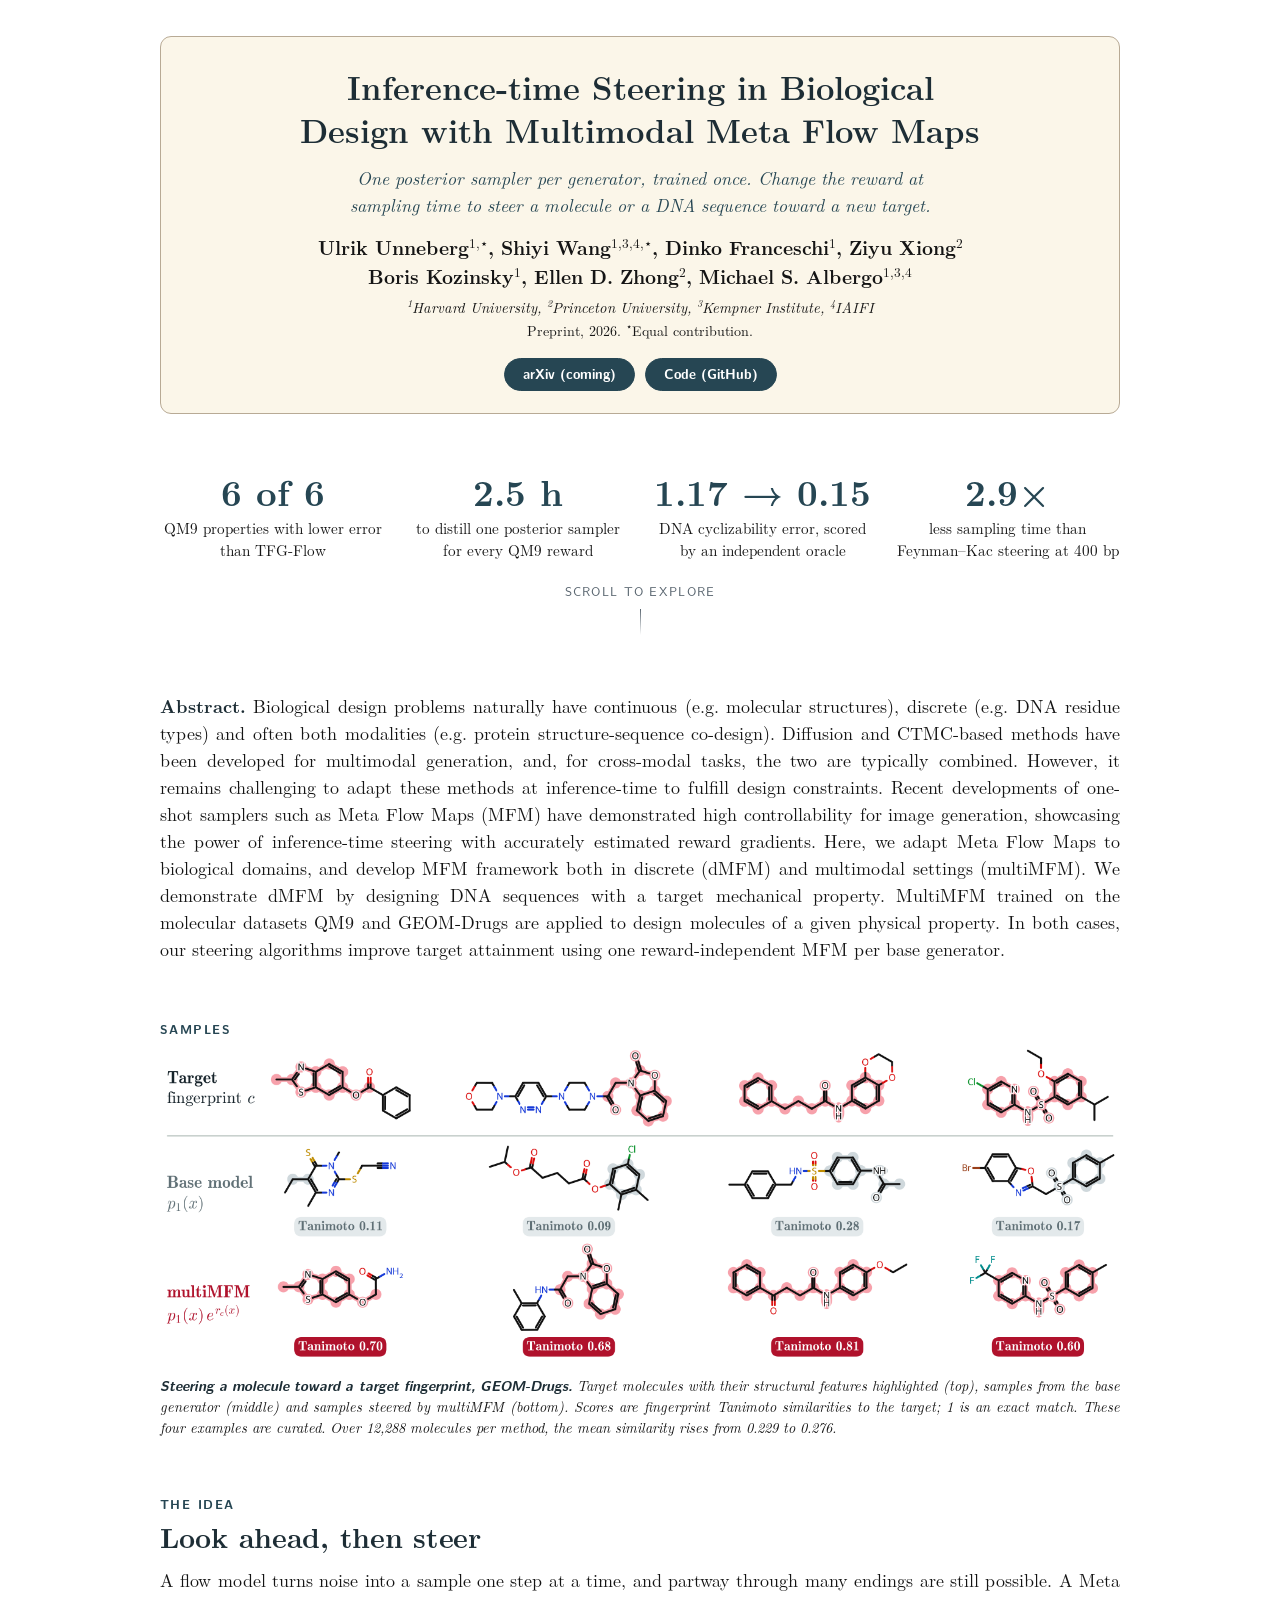
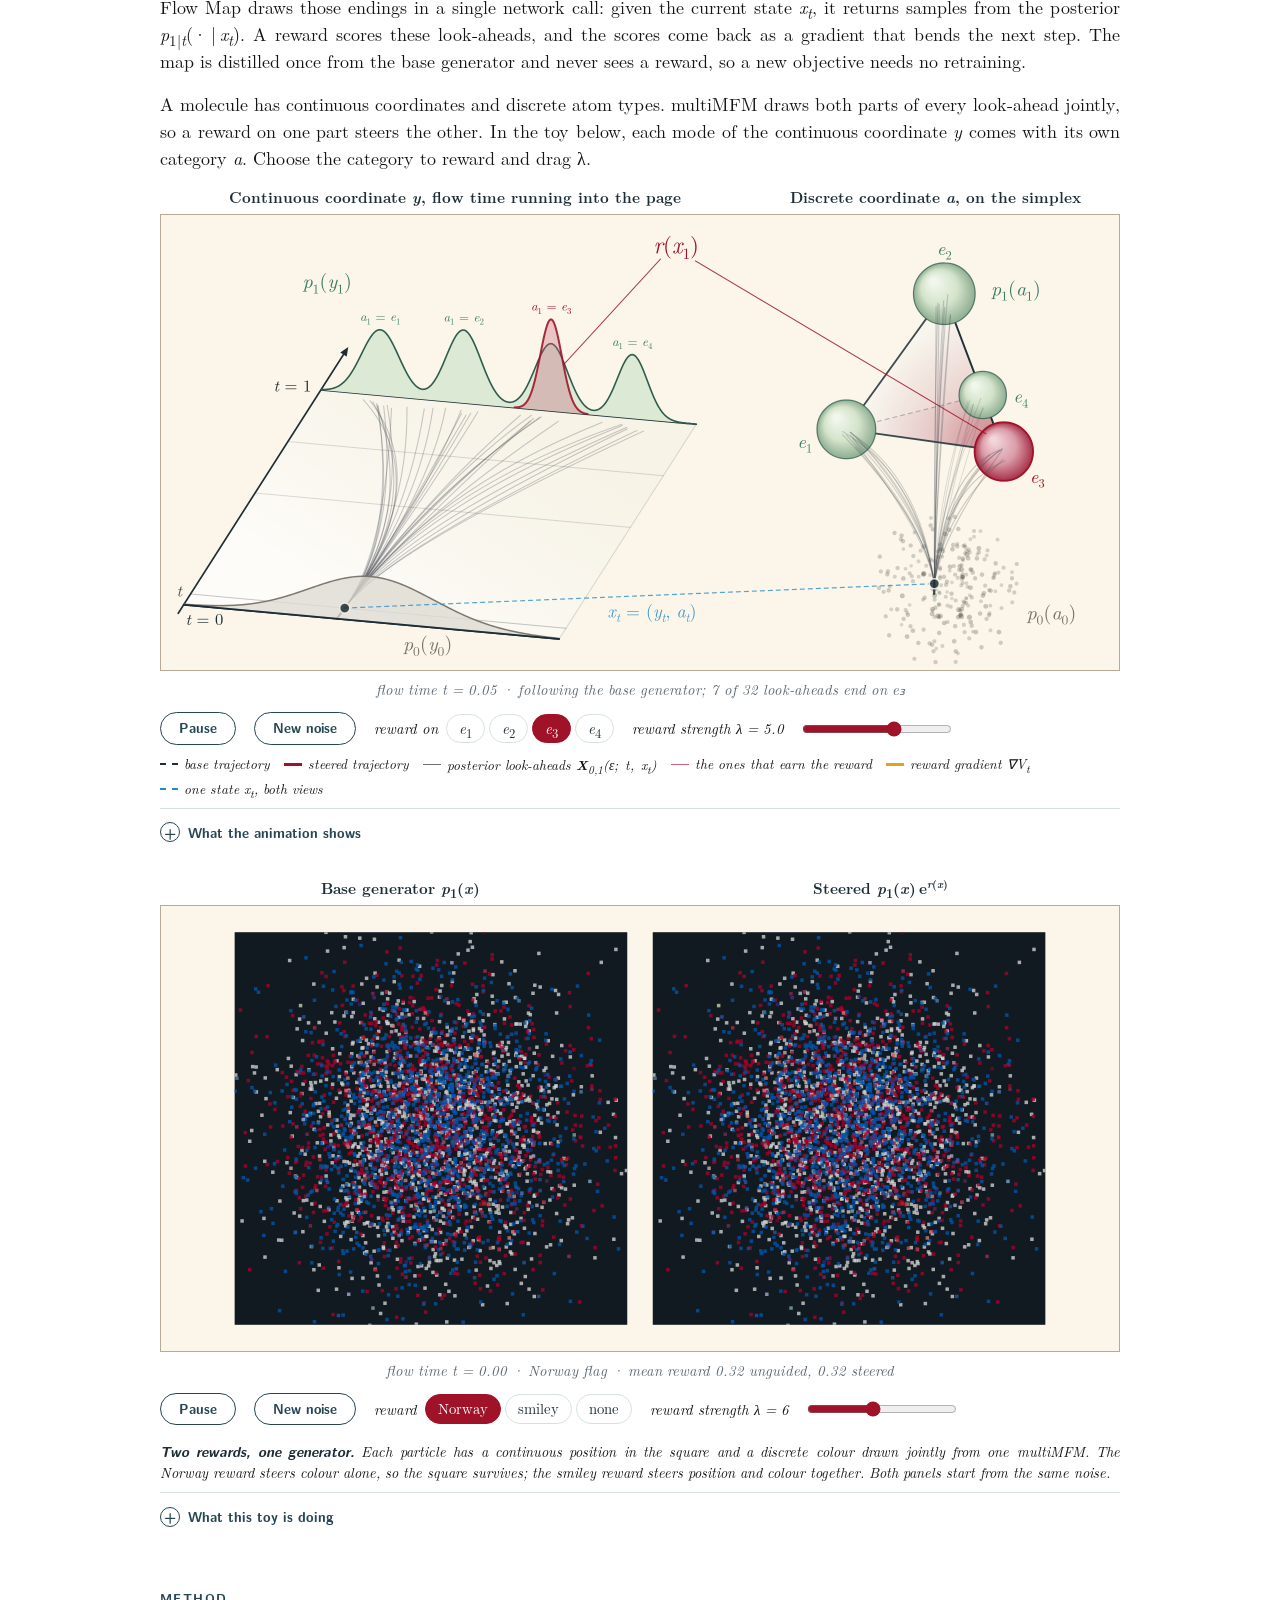
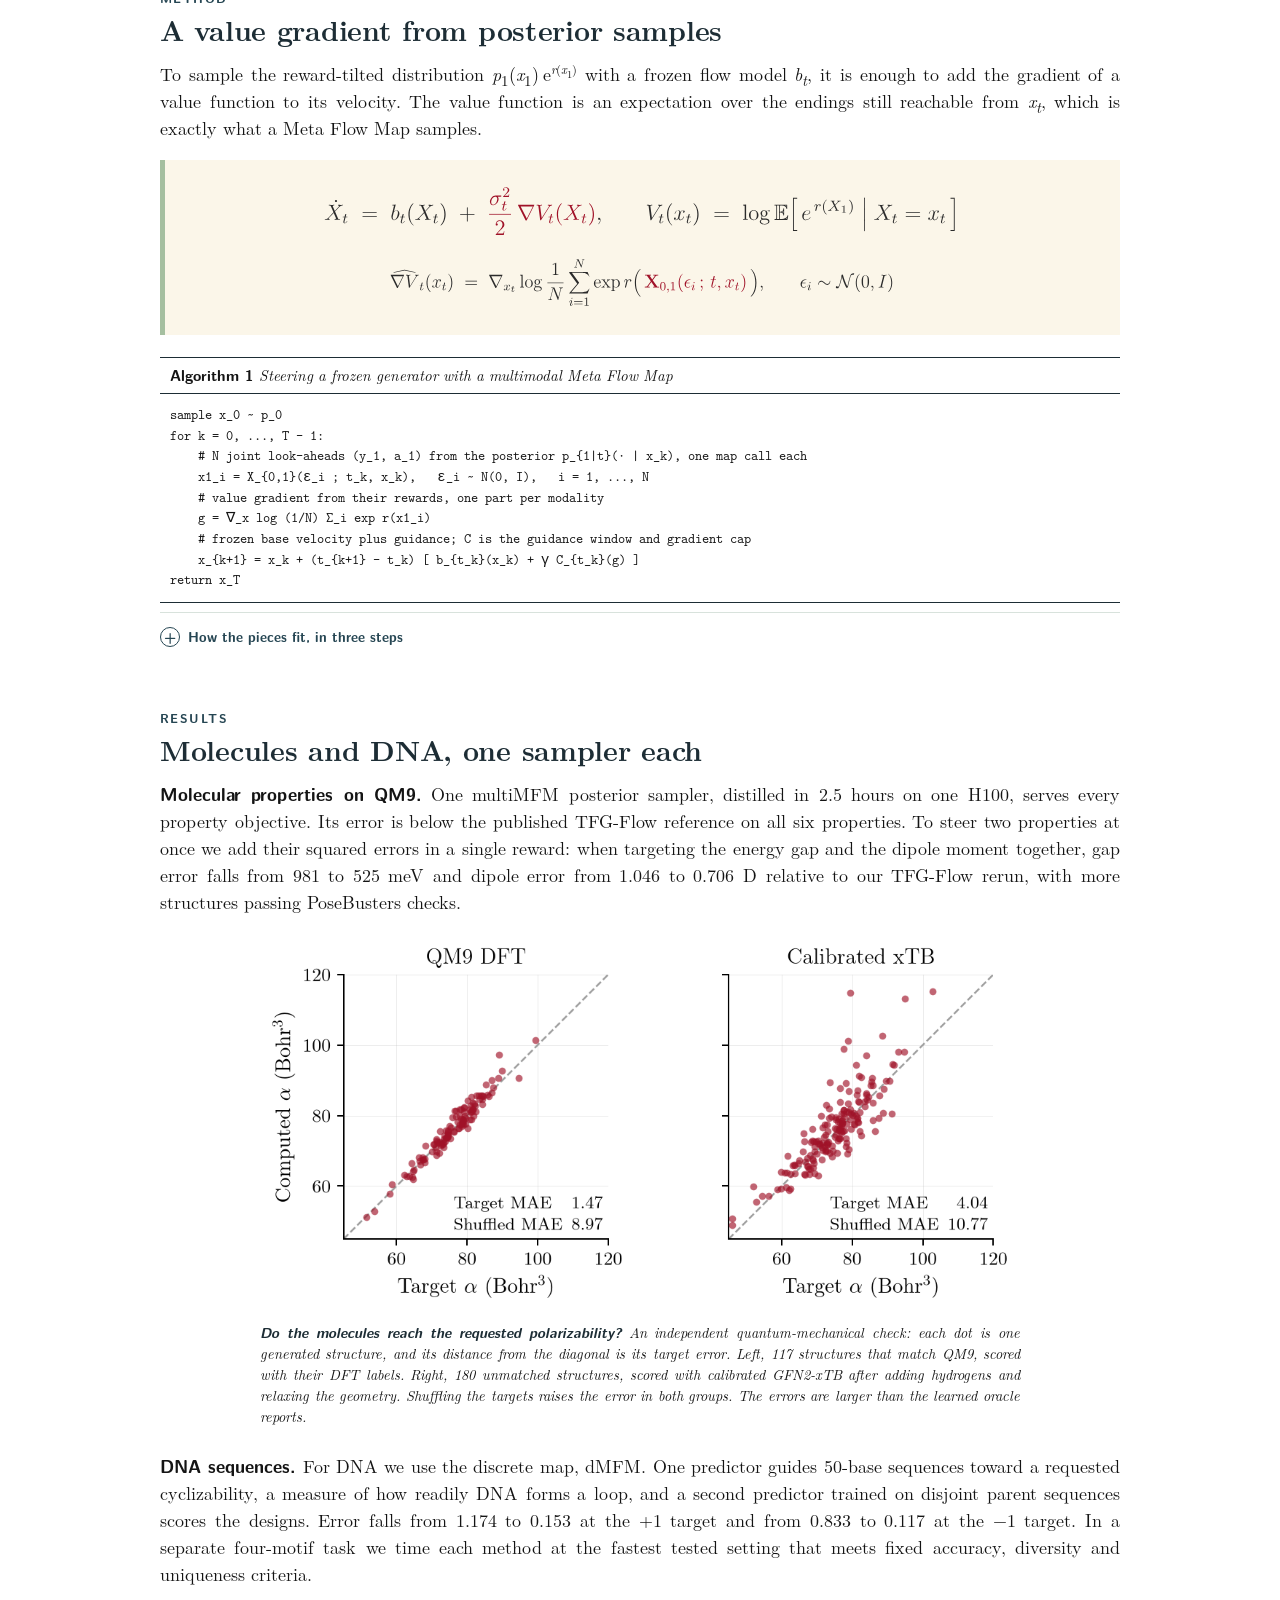
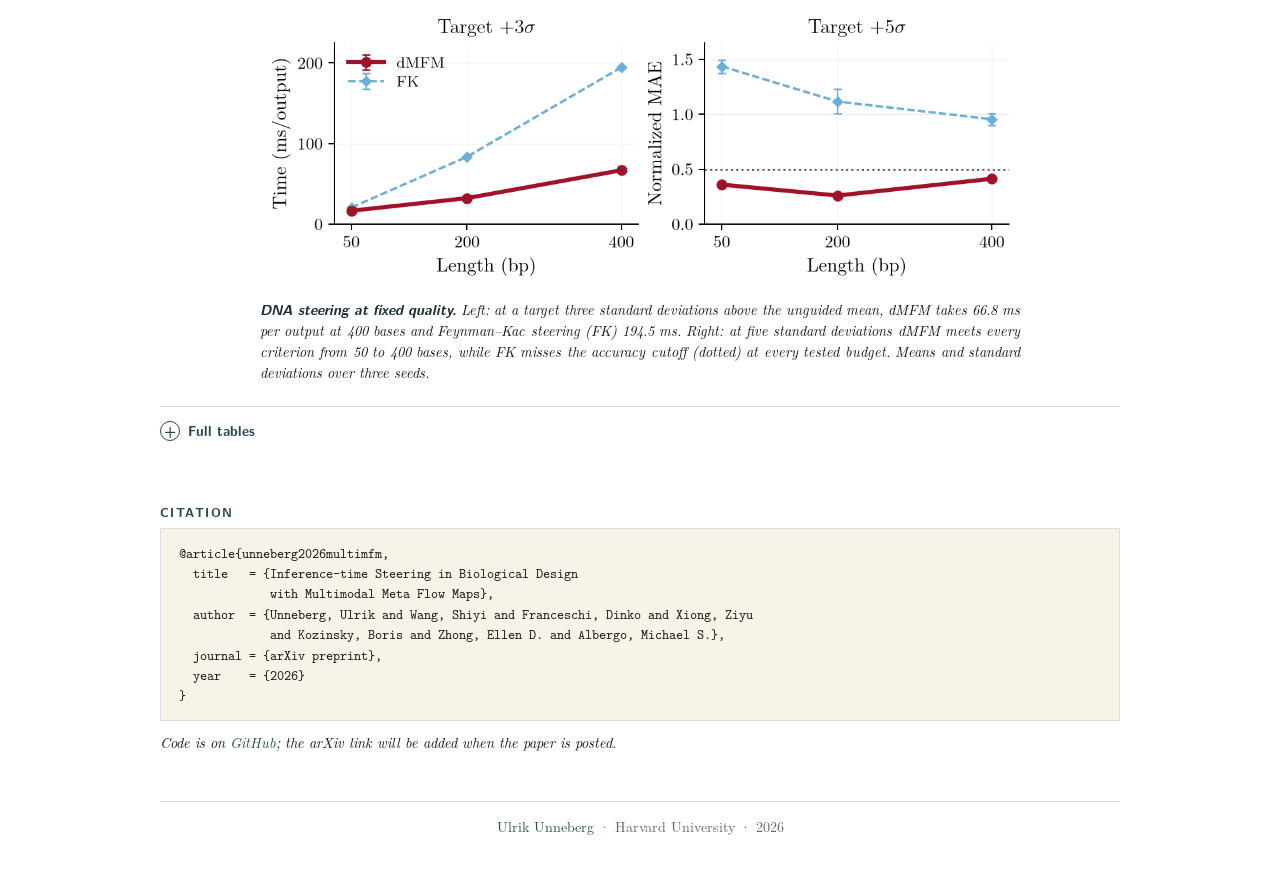
<file: projects/multimfm/index.html>
<!DOCTYPE html>
<html lang="en">
<head>
  <meta charset="UTF-8" />
  <meta name="viewport" content="width=device-width, initial-scale=1.0" />
  <title>Inference-time Steering in Biological Design with Multimodal Meta Flow Maps</title>
  <link rel="icon" href="/favicon.ico" sizes="32x32">
  <link rel="icon" href="/ulrik-unneberg-vv-logo-verdigris/favicon.svg" type="image/svg+xml">
  <link rel="apple-touch-icon" href="/ulrik-unneberg-vv-logo-verdigris/apple-touch-icon.png">
  <meta name="description" content="Project page for multimodal Meta Flow Maps (multiMFM): one reward-independent posterior sampler per generator steers molecular properties on QM9 and GEOM-Drugs and DNA cyclizability at inference time, with an animated version of the paper's steering figure." />
  <meta property="og:title" content="Inference-time Steering in Biological Design with Multimodal Meta Flow Maps" />
  <meta property="og:description" content="One posterior sampler per generator. Change the reward at sampling time to steer a molecule or a DNA sequence toward a new target." />
  <meta property="og:type" content="website" />
  <meta property="og:url" content="https://tullebulle.github.io/projects/multimfm/" />
  <meta property="og:image" content="https://tullebulle.github.io/images/multimfm.png" />
  <link rel="stylesheet" href="../sbm/css/style.css?v=7" />
  <link rel="stylesheet" href="css/style.css?v=5" />
  <link rel="preload" as="font" type="font/woff" href="../sbm/assets/fonts/lmroman10-regular.woff" crossorigin />
</head>
<body>
<div class="progress" id="progress" aria-hidden="true"></div>
<main class="page">

  <header class="titlebox">
    <h1>Inference-time Steering in Biological Design with Multimodal Meta Flow Maps</h1>
    <p class="tagline">One posterior sampler per generator, trained once. Change the reward at sampling time to steer a molecule or a DNA sequence toward a new target.</p>
    <p class="authors">
      <span class="row">Ulrik Unneberg<sup>1,&#8902;</sup>, Shiyi Wang<sup>1,3,4,&#8902;</sup>, Dinko Franceschi<sup>1</sup>, Ziyu Xiong<sup>2</sup></span>
      <span class="row">Boris Kozinsky<sup>1</sup>, Ellen D. Zhong<sup>2</sup>, Michael S. Albergo<sup>1,3,4</sup></span>
    </p>
    <p class="affil"><sup>1</sup>Harvard University, <sup>2</sup>Princeton University, <sup>3</sup>Kempner Institute, <sup>4</sup>IAIFI</p>
    <p class="contrib">Preprint, 2026. <sup>&#8902;</sup>Equal contribution.</p>
    <div class="links">
      <a href="#" class="btn" aria-disabled="true" title="Link coming soon">arXiv (coming)</a>
      <a href="https://github.com/shiyiwang958/MultiMFM" class="btn" target="_blank" rel="noopener">Code (GitHub)</a>
    </div>
  </header>

  <section class="block reveal" id="numbers">
    <div class="numbers">
      <div class="number">
        <div class="metric">6 of 6</div>
        <div class="label">QM9 properties with lower error than TFG-Flow</div>
      </div>
      <div class="number">
        <div class="metric">2.5 h</div>
        <div class="label">to distill one posterior sampler for every QM9 reward</div>
      </div>
      <div class="number">
        <div class="metric">1.17 &rarr; 0.15</div>
        <div class="label">DNA cyclizability error, scored by an independent oracle</div>
      </div>
      <div class="number">
        <div class="metric">2.9&times;</div>
        <div class="label">less sampling time than Feynman&ndash;Kac steering at 400 bp</div>
      </div>
    </div>
    <p class="scroll-cue">Scroll to explore</p>
  </section>

  <section class="block reveal" id="abstract">
    <p class="abstract prose">
      <span class="lead">Abstract.</span> Biological design problems naturally have continuous (e.g. molecular structures), discrete (e.g. DNA residue types) and often both modalities (e.g. protein structure-sequence co-design). Diffusion and CTMC-based methods have been developed for multimodal generation, and, for cross-modal tasks, the two are typically combined. However, it remains challenging to adapt these methods at inference-time to fulfill design constraints. Recent developments of one-shot samplers such as Meta Flow Maps (MFM) have demonstrated high controllability for image generation, showcasing the power of inference-time steering with accurately estimated reward gradients. Here, we adapt Meta Flow Maps to biological domains, and develop MFM framework both in discrete (dMFM) and multimodal settings (multiMFM). We demonstrate dMFM by designing DNA sequences with a target mechanical property. MultiMFM trained on the molecular datasets QM9 and GEOM-Drugs are applied to design molecules of a given physical property. In both cases, our steering algorithms improve target attainment using one reward-independent MFM per base generator.
    </p>
  </section>

  <section class="block reveal" id="samples">
    <p class="eyebrow">Samples</p>
    <figure class="fig teaser">
      <a href="assets/fig1_geom.png"><img src="assets/fig1_geom.png" width="3150" height="1046" alt="Four target molecules with their structural features highlighted, a base-generator sample under each with Tanimoto similarity 0.11, 0.09, 0.28 and 0.17, and a multiMFM sample under each with similarity 0.70, 0.68, 0.81 and 0.60" fetchpriority="high" /></a>
      <figcaption class="cap"><b>Steering a molecule toward a target fingerprint, GEOM-Drugs.</b> Target molecules with their structural features highlighted (top), samples from the base generator (middle) and samples steered by multiMFM (bottom). Scores are fingerprint Tanimoto similarities to the target; 1 is an exact match. These four examples are curated. Over 12,288 molecules per method, the mean similarity rises from 0.229 to 0.276.</figcaption>
    </figure>
  </section>

  <section class="block reveal" id="idea">
    <p class="eyebrow">The idea</p>
    <h2>Look ahead, then steer</h2>
    <p class="prose">A flow model turns noise into a sample one step at a time, and partway through many endings are still possible. A Meta Flow Map draws those endings in a single network call: given the current state <i>x<sub>t</sub></i>, it returns samples from the posterior <i>p</i><sub>1|<i>t</i></sub>(&middot;&thinsp;|&thinsp;<i>x<sub>t</sub></i>). A reward scores these look-aheads, and the scores come back as a gradient that bends the next step. The map is distilled once from the base generator and never sees a reward, so a new objective needs no retraining.</p>
    <p class="prose">A molecule has continuous coordinates and discrete atom types. multiMFM draws both parts of every look-ahead jointly, so a reward on one part steers the other. In the toy below, each mode of the continuous coordinate <i>y</i> comes with its own category <i>a</i>. Choose the category to reward and drag &lambda;.</p>
    <div class="anim" id="steer-anim">
      <div class="steer-heads" aria-hidden="true">
        <div class="anim-title">Continuous coordinate <i>y</i>, flow time running into the page</div>
        <div class="anim-title">Discrete coordinate <i>a</i>, on the simplex</div>
      </div>
      <div class="anim-stage steer" role="img" aria-label="Animation of the paper's Figure 2. One sample is followed from noise in two linked views: its continuous coordinate over flow time, and its discrete coordinate on a simplex. From the current state a fan of posterior look-aheads reaches the possible endpoints. The look-aheads that land on the rewarded mode turn rose, a gold arrow shows the reward gradient, and the steered path bends toward the rewarded mode while the dashed base path continues to another mode.">
        <canvas class="bg"></canvas><canvas class="fg"></canvas>
        <div class="steer-cap top" aria-hidden="true">Continuous coordinate <i>y</i></div>
        <div class="steer-cap bottom" aria-hidden="true">Discrete coordinate <i>a</i></div>
      </div>
      <div class="anim-read" aria-live="off"></div>
      <div class="anim-controls">
        <button type="button" id="steer-play" class="btn btn-outline">Pause</button>
        <button type="button" id="steer-new" class="btn btn-outline">New noise</button>
        <span class="steer-pick"><span class="lab">reward on</span>
          <span class="seg" id="steer-target" role="group" aria-label="Rewarded category">
            <button type="button" data-k="0" aria-pressed="false"><i>e</i><sub>1</sub></button>
            <button type="button" data-k="1" aria-pressed="false"><i>e</i><sub>2</sub></button>
            <button type="button" data-k="2" class="on" aria-pressed="true"><i>e</i><sub>3</sub></button>
            <button type="button" data-k="3" aria-pressed="false"><i>e</i><sub>4</sub></button>
          </span>
        </span>
        <label for="steer-lam">reward strength &lambda; = <span id="steer-lam-val">5.0</span></label>
        <input type="range" id="steer-lam" min="0" max="8" step="0.5" value="5" />
        <div class="anim-legend">
          <span><i class="ln dashed" style="border-color:#1D2D35"></i>base trajectory</span>
          <span><i class="ln thick" style="border-color:#A01228"></i>steered trajectory</span>
          <span><i class="ln thin" style="border-color:#6B7074"></i><span>posterior look-aheads <b>X</b><sub>0,1</sub>(&epsilon;;&nbsp;<em>t</em>,&nbsp;<em>x<sub>t</sub></em>)</span></span>
          <span><i class="ln thin" style="border-color:#C8617A"></i>the ones that earn the reward</span>
          <span><i class="ln thick" style="border-color:#DCA51F"></i><span>reward gradient &nabla;<em>V<sub>t</sub></em></span></span>
          <span><i class="ln dashed" style="border-color:#2389C9"></i><span>one state <em>x<sub>t</sub></em>, both views</span></span>
        </div>
      </div>
      <noscript><img src="assets/steering-schematic.png" width="1250" height="587" alt="Figure 2 of the paper: from a shared current state, posterior look-aheads reach the possible endpoints and the steered path leaves the dashed base path in both coordinates" /></noscript>
    </div>
    <details class="more">
      <summary>What the animation shows</summary>
      <p class="cap">The animated version of Figure 2 in the paper, computed live on a toy with a closed-form posterior. The data has four components: a Gaussian mode in <i>y</i>, each paired with one vertex <i>e<sub>k</sub></i> of the simplex, which for four categories is a tetrahedron. Noise is Gaussian in both coordinates, drawn below the simplex for legibility as in the paper&rsquo;s figure, and the base flow follows the linear interpolant <i>x<sub>t</sub></i> = (1&nbsp;&minus;&nbsp;<i>t</i>)<i>x</i><sub>0</sub> + <i>t&thinsp;x</i><sub>1</sub> with its exact velocity.
        <b>Left:</b> the continuous coordinate, with flow time running from the noise density <i>p</i><sub>0</sub> at the front to the data density <i>p</i><sub>1</sub> at the back. <b>Right:</b> the discrete coordinate of the same sample, moving from the noise cloud to a vertex. The dashed blue line joins the two views of the one state <i>x<sub>t</sub></i> = (<i>y<sub>t</sub></i>, <i>a<sub>t</sub></i>).
        <b>Look-aheads:</b> the thin lines are 32 joint draws (<i>y</i><sub>1</sub>, <i>a</i><sub>1</sub>) from the posterior <i>p</i><sub>1|<i>t</i></sub>(&middot;&thinsp;|&thinsp;<i>x<sub>t</sub></i>), made from fixed noises &epsilon;<sub><i>i</i></sub> so that they move continuously with the state, as the outputs of a Meta Flow Map do. Each line in the left view has a partner in the right view. The fan is wide early on and closes as the sample commits.
        <b>Steering:</b> at <i>t</i> = 0.28 the reward <i>r</i>(<i>x</i><sub>1</sub>) = &lambda; for look-aheads ending on the chosen category is switched on. Those look-aheads turn rose, and the gold arrows show the paper&rsquo;s gradient-free estimate of the value gradient: the reward-weighted mean of the look-aheads minus their plain mean. The red path adds that correction to the base velocity; the dashed path is the same noise without it. Because position and category are coupled, rewarding a category bends the continuous path as well.
        At &lambda; = 0 the two paths coincide, and a draw with no look-ahead on the rewarded mode cannot be steered. Each loop ends on a still composed like the paper&rsquo;s figure. In the QM9 and DNA experiments the look-aheads come from the learned map, 32 per step.</p>
    </details>
    <div class="anim toy" id="flag-anim">
      <div class="flag-heads" aria-hidden="true">
        <div class="anim-title">Base generator <i>p</i><sub>1</sub>(<i>x</i>)</div>
        <div class="anim-title">Steered <i>p</i><sub>1</sub>(<i>x</i>)&thinsp;e<sup><i>r</i>(<i>x</i>)</sup></div>
      </div>
      <div class="anim-stage flag" role="img" aria-label="Two panels of coloured particles flowing from Gaussian noise to a square, side by side. The left panel is the base generator and keeps random colours. The right panel is steered by a reward: with the Norway reward the square keeps its shape and the colours resolve into a Norwegian flag; with the smiley reward the particles also move, gathering into two eyes and a mouth.">
        <canvas class="bg"></canvas><canvas class="fg"></canvas>
        <div class="flag-cap top" aria-hidden="true">Base generator</div>
        <div class="flag-cap bottom" aria-hidden="true">Steered by the reward</div>
      </div>
      <div class="anim-read" aria-live="off"></div>
      <div class="anim-controls">
        <button type="button" id="flag-play" class="btn btn-outline">Pause</button>
        <button type="button" id="flag-new" class="btn btn-outline">New noise</button>
        <span class="steer-pick"><span class="lab">reward</span>
          <span class="seg" id="flag-mode" role="group" aria-label="Reward">
            <button type="button" data-m="norway" class="on" aria-pressed="true">Norway</button>
            <button type="button" data-m="smiley" aria-pressed="false">smiley</button>
            <button type="button" data-m="none" aria-pressed="false">none</button>
          </span>
        </span>
        <label for="flag-lam">reward strength &lambda; = <span id="flag-lam-val">6</span></label>
        <input type="range" id="flag-lam" min="0" max="14" step="1" value="6" />
      </div>
      <noscript><img src="assets/particles.png" width="1460" height="475" alt="Four panels of coloured particles: Gaussian noise, an unguided square of mixed colours, the same square recoloured as a Norwegian flag, and a smiley face" /></noscript>
      <p class="cap"><b>Two rewards, one generator.</b> Each particle has a continuous position in the square and a discrete colour drawn jointly from one multiMFM. The Norway reward steers colour alone, so the square survives; the smiley reward steers position and colour together. Both panels start from the same noise.</p>
    </div>
    <details class="more">
      <summary>What this toy is doing</summary>
      <p class="cap">The toy of Figure 1 in the paper, run live rather than replayed. The state is
        <i>x</i> = (<i>y</i>, <i>c</i>) with a position <i>y</i> in the square and a colour <i>c</i> over
        {blue, white, red}. The base distribution is uniform in both, so the posterior
        <i>p</i><sub>1|<i>t</i></sub>(&middot;&thinsp;|&thinsp;<i>x<sub>t</sub></i>) is known exactly: the position
        endpoint is a truncated Gaussian on [&minus;1,&nbsp;1] per coordinate, and the colour endpoint is
        categorical with probability proportional to exp(<i>t</i>&thinsp;<i>c<sub>t</sub></i>[<i>k</i>]&thinsp;/&thinsp;(1&minus;<i>t</i>)<sup>2</sup>).
        Look-aheads are exact draws from that posterior, and the correction is the same gradient-free
        estimator as the figure above: the reward-weighted mean of the look-aheads minus their plain mean.</p>
      <p class="cap"><b>Two things are tuned, as they are in the paper.</b> The ideal coefficient is replaced
        by a constant guidance strength with a cap on how far one step may move a particle, and guidance acts
        only inside a window in <i>t</i>. The colour coordinate also starts from a wider Gaussian than the
        position does. Without that, the colour posterior collapses by <i>t</i> &asymp; 0.85, before the
        position posterior reveals where a particle will land, so every look-ahead agrees and the reward has
        nothing left to steer with.</p>
      <p class="cap">Steering is not exact, and it is not meant to look exact: sampling stays stochastic, so
        some particles end on the wrong colour or away from a feature. The readout gives the mean reward in
        both panels, which is the honest summary &mdash; for the flag it rises from about 0.33, the value a
        random colour earns, to about 0.8.</p>
    </details>
  </section>

  <section class="block reveal" id="method">
    <p class="eyebrow">Method</p>
    <h2>A value gradient from posterior samples</h2>
    <p class="prose">To sample the reward-tilted distribution <i>p</i><sub>1</sub>(<i>x</i><sub>1</sub>)&thinsp;e<sup><i>r</i>(<i>x</i><sub>1</sub>)</sup> with a frozen flow model <i>b<sub>t</sub></i>, it is enough to add the gradient of a value function to its velocity. The value function is an expectation over the endings still reachable from <i>x<sub>t</sub></i>, which is exactly what a Meta Flow Map samples.</p>
    <div class="box">
      <img class="eq tall" src="assets/eq/eq_steer.svg" alt="X-dot-t equals b_t(X_t) plus sigma_t squared over two times the gradient of V_t(X_t), where V_t(x_t) is the log of the expectation of e to the r(X_1) given X_t equals x_t" />
      <img class="eq tall" src="assets/eq/eq_mc.svg" alt="The estimated gradient of V_t at x_t equals the gradient with respect to x_t of the log of the average over N noises epsilon_i of exp r of the Meta Flow Map X_{0,1}(epsilon_i; t, x_t)" />
    </div>
    <div class="algo">
      <div class="algo-head">Algorithm 1 <span>Steering a frozen generator with a multimodal Meta Flow Map</span></div>
<pre>sample x_0 ~ p_0
for k = 0, ..., T - 1:
    # N joint look-aheads (y_1, a_1) from the posterior p_{1|t}(&middot; | x_k), one map call each
    x1_i = X_{0,1}(&epsilon;_i ; t_k, x_k),   &epsilon;_i ~ N(0, I),   i = 1, ..., N
    # value gradient from their rewards, one part per modality
    g = &nabla;_x log (1/N) &Sigma;_i exp r(x1_i)
    # frozen base velocity plus guidance; C is the guidance window and gradient cap
    x_{k+1} = x_k + (t_{k+1} - t_k) [ b_{t_k}(x_k) + &gamma; C_{t_k}(g) ]
return x_T</pre>
    </div>
    <details class="more">
      <summary>How the pieces fit, in three steps</summary>
      <div class="steps">
        <div><p><span class="lead">The tilted sampler.</span> For the linear interpolant with a Gaussian source, the ODE above with &sigma;<sub><i>t</i></sub><sup>2</sup> = 2(1&nbsp;&minus;&nbsp;<i>t</i>)/<i>t</i> samples the tilted distribution exactly when the drift and the value function are exact. Learned maps, finite <i>N</i>, discretization and the practical window and cap <i>C<sub>t</sub></i> introduce approximation error.</p></div>
        <div><p><span class="lead">Discrete Meta Flow Maps.</span> A discrete flow carries Gaussian noise to the vertices of a simplex, one vertex per token. We extend GLASS posterior sampling to this setting and distill its inner flow into a one-shot map, dMFM, parameterized by a denoiser that stays on the simplex and trained with a diagonal loss plus Eulerian self-distillation.</p></div>
        <div><p><span class="lead">Joint look-aheads.</span> multiMFM pairs a continuous MFM with a dMFM. Both parts see the joint inner and outer state, so no independence between modalities is assumed, and each modality is steered by its own partial gradient of the one value function.</p></div>
      </div>
      <img class="eq" src="assets/eq/eq_multi.svg" alt="The multimodal Meta Flow Map X_{s,u} of the inner states y-bar_s and a-bar_s, given t, y_t and a_t, is the pair of a continuous map Phi-c and a discrete map X-d, each a function of all of these" />
      <p class="cap">For hard-token DNA sequences the paper also uses a gradient-free form of the estimator: a softmax of the rewards weights the look-aheads, with no derivative of the reward or the sampler. That is the form the animation above draws.</p>
    </details>
  </section>

  <section class="block reveal" id="results">
    <p class="eyebrow">Results</p>
    <h2>Molecules and DNA, one sampler each</h2>
    <p class="prose"><b class="sf">Molecular properties on QM9.</b> One multiMFM posterior sampler, distilled in 2.5 hours on one H100, serves every property objective. Its error is below the published TFG-Flow reference on all six properties. To steer two properties at once we add their squared errors in a single reward: when targeting the energy gap and the dipole moment together, gap error falls from 981 to 525 meV and dipole error from 1.046 to 0.706 D relative to our TFG-Flow rerun, with more structures passing PoseBusters checks.</p>
    <figure class="fig medium">
      <a href="assets/polarizability.png"><img src="assets/polarizability.png" width="1043" height="515" alt="Two scatter plots of computed against requested polarizability. With QM9 DFT labels the target error is 1.47 against 8.97 after shuffling the targets; with calibrated xTB it is 4.04 against 10.77" loading="lazy" decoding="async" /></a>
      <figcaption class="cap"><b>Do the molecules reach the requested polarizability?</b> An independent quantum-mechanical check: each dot is one generated structure, and its distance from the diagonal is its target error. Left, 117 structures that match QM9, scored with their DFT labels. Right, 180 unmatched structures, scored with calibrated GFN2-xTB after adding hydrogens and relaxing the geometry. Shuffling the targets raises the error in both groups. The errors are larger than the learned oracle reports.</figcaption>
    </figure>
    <p class="prose" style="margin-top:1.6rem"><b class="sf">DNA sequences.</b> For DNA we use the discrete map, dMFM. One predictor guides 50-base sequences toward a requested cyclizability, a measure of how readily DNA forms a loop, and a second predictor trained on disjoint parent sequences scores the designs. Error falls from 1.174 to 0.153 at the +1 target and from 0.833 to 0.117 at the &minus;1 target. In a separate four-motif task we time each method at the fastest tested setting that meets fixed accuracy, diversity and uniqueness criteria.</p>
    <figure class="fig medium">
      <a href="assets/dna-scaling.png"><img src="assets/dna-scaling.png" width="1154" height="425" alt="Left: sampling time per output against sequence length at the three-sigma target, where dMFM stays below Feynman-Kac steering. Right: normalized error at the five-sigma target, where dMFM stays under the cutoff of 0.5 and Feynman-Kac steering does not" loading="lazy" decoding="async" /></a>
      <figcaption class="cap"><b>DNA steering at fixed quality.</b> Left: at a target three standard deviations above the unguided mean, dMFM takes 66.8 ms per output at 400 bases and Feynman&ndash;Kac steering (FK) 194.5 ms. Right: at five standard deviations dMFM meets every criterion from 50 to 400 bases, while FK misses the accuracy cutoff (dotted) at every tested budget. Means and standard deviations over three seeds.</figcaption>
    </figure>
    <details class="more">
      <summary>Full tables</summary>
      <p class="cap above"><span class="lab">Table 1</span> <b>QM9 property guidance,</b> mean absolute error. Energies in meV. Published reference values are from the TFG-Flow benchmark and use different generators. Our rows include every output: mean &plusmn; SD over three seeds of 1,024 molecules. multiMFM-SS adds steer-search over late endpoint predictions.</p>
      <div class="table-wrap">
        <table class="results">
          <thead><tr><th>method</th><th class="num"><i>C<sub>v</sub></i> &darr;</th><th class="num">&mu; &darr;</th><th class="num">&alpha; &darr;</th><th class="num">&Delta;&epsilon; &darr;</th><th class="num">&epsilon;<sub>HOMO</sub> &darr;</th><th class="num">&epsilon;<sub>LUMO</sub> &darr;</th></tr></thead>
          <tbody>
            <tr class="group"><td colspan="7">Reference levels</td></tr>
            <tr><td>Upper bound</td><td class="num">6.87</td><td class="num">1.61</td><td class="num">8.98</td><td class="num">1464</td><td class="num">645</td><td class="num">1457</td></tr>
            <tr><td>#Atoms</td><td class="num">1.97</td><td class="num">1.05</td><td class="num">3.86</td><td class="num">886</td><td class="num">426</td><td class="num">813</td></tr>
            <tr><td>Lower bound</td><td class="num">0.040</td><td class="num">0.043</td><td class="num">0.09</td><td class="num">65</td><td class="num">39</td><td class="num">36</td></tr>
            <tr class="group"><td colspan="7">Conditional models</td></tr>
            <tr><td>Cond-EDM</td><td class="num">1.065</td><td class="num">1.123</td><td class="num">2.78</td><td class="num">671</td><td class="num">371</td><td class="num">601</td></tr>
            <tr><td>EEGSDE</td><td class="num">0.941</td><td class="num">0.777</td><td class="num">2.50</td><td class="num">487</td><td class="num">302</td><td class="num">447</td></tr>
            <tr><td>UniGEM</td><td class="num">0.873</td><td class="num">0.805</td><td class="num">2.22</td><td class="num">511</td><td class="num">233</td><td class="num">592</td></tr>
            <tr><td>Cond-Flow</td><td class="num">1.52</td><td class="num">0.962</td><td class="num">3.10</td><td class="num">805</td><td class="num">435</td><td class="num">693</td></tr>
            <tr class="group"><td colspan="7">Training-free guidance</td></tr>
            <tr><td>DPS</td><td class="num">5.26</td><td class="num">63.2</td><td class="num">51169</td><td class="num">1380</td><td class="num">744</td><td class="num dash">NA</td></tr>
            <tr><td>LGD</td><td class="num">3.77</td><td class="num">1.51</td><td class="num">7.15</td><td class="num">1190</td><td class="num">664</td><td class="num">1200</td></tr>
            <tr><td>FreeDoM</td><td class="num">2.84</td><td class="num">1.35</td><td class="num">5.92</td><td class="num">1170</td><td class="num">623</td><td class="num">1160</td></tr>
            <tr><td>MPGD</td><td class="num">2.86</td><td class="num">1.51</td><td class="num">4.26</td><td class="num">1070</td><td class="num">554</td><td class="num">1060</td></tr>
            <tr><td>UGD</td><td class="num">3.02</td><td class="num">1.56</td><td class="num">5.45</td><td class="num">1150</td><td class="num">582</td><td class="num">1270</td></tr>
            <tr><td>TFG</td><td class="num">2.77</td><td class="num">1.33</td><td class="num">3.90</td><td class="num">893</td><td class="num">568</td><td class="num">984</td></tr>
            <tr><td>TFG-Flow</td><td class="num">1.75</td><td class="num">0.817</td><td class="num">2.32</td><td class="num">804</td><td class="num">364</td><td class="num">941</td></tr>
            <tr class="ours"><td>multiMFM</td><td class="num">0.445 &plusmn; 0.010</td><td class="num">0.592 &plusmn; 0.011</td><td class="num">1.103 &plusmn; 0.091</td><td class="num">494 &plusmn; 11</td><td class="num">246 &plusmn; 2</td><td class="num">322 &plusmn; 15</td></tr>
            <tr class="ours"><td>multiMFM-SS</td><td class="num">0.431 &plusmn; 0.010</td><td class="num">0.575 &plusmn; 0.015</td><td class="num">1.020 &plusmn; 0.054</td><td class="num">470 &plusmn; 7</td><td class="num">243 &plusmn; 7</td><td class="num">278 &plusmn; 14</td></tr>
          </tbody>
        </table>
      </div>
      <p class="cap above"><span class="lab">Table 2</span> <b>Steering two QM9 properties at once.</b> Mean &plusmn; SD across three seeds, all 1,024 outputs per seed. The first error is in cal/(mol&thinsp;K) for <i>C<sub>v</sub></i>, meV for the gap and Bohr<sup>3</sup> for &alpha;; dipole error in debye. PB: percentage of returned molecules passing PoseBusters. TFG-Flow is our rerun.</p>
      <div class="table-wrap">
        <table class="results">
          <thead><tr><th>targets</th><th>method</th><th class="num">first-property MAE &darr;</th><th class="num">dipole MAE &darr;</th><th class="num">PB (%) &uarr;</th></tr></thead>
          <tbody>
            <tr><td><i>C<sub>v</sub></i>, &mu;</td><td>TFG-Flow</td><td class="num">1.956 &plusmn; 0.015</td><td class="num">1.030 &plusmn; 0.034</td><td class="num">83.1 &plusmn; 1.3</td></tr>
            <tr class="ours"><td></td><td>multiMFM</td><td class="num">0.668 &plusmn; 0.012</td><td class="num">0.682 &plusmn; 0.016</td><td class="num">91.0 &plusmn; 0.5</td></tr>
            <tr class="ours"><td></td><td>multiMFM-SS</td><td class="num">0.625 &plusmn; 0.010</td><td class="num">0.655 &plusmn; 0.010</td><td class="num">95.5 &plusmn; 0.5</td></tr>
            <tr><td>&Delta;&epsilon;, &mu;</td><td>TFG-Flow</td><td class="num">980.7 &plusmn; 29.6</td><td class="num">1.046 &plusmn; 0.055</td><td class="num">85.2 &plusmn; 1.2</td></tr>
            <tr class="ours"><td></td><td>multiMFM</td><td class="num">525.3 &plusmn; 11.2</td><td class="num">0.706 &plusmn; 0.021</td><td class="num">89.2 &plusmn; 0.9</td></tr>
            <tr class="ours"><td></td><td>multiMFM-SS</td><td class="num">484.5 &plusmn; 8.2</td><td class="num">0.670 &plusmn; 0.019</td><td class="num">95.1 &plusmn; 0.1</td></tr>
            <tr><td>&alpha;, &mu;</td><td>TFG-Flow</td><td class="num">2.609 &plusmn; 0.238</td><td class="num">1.169 &plusmn; 0.034</td><td class="num">85.8 &plusmn; 1.2</td></tr>
            <tr class="ours"><td></td><td>multiMFM</td><td class="num">1.380 &plusmn; 0.002</td><td class="num">0.723 &plusmn; 0.022</td><td class="num">88.7 &plusmn; 1.1</td></tr>
            <tr class="ours"><td></td><td>multiMFM-SS</td><td class="num">1.352 &plusmn; 0.034</td><td class="num">0.689 &plusmn; 0.016</td><td class="num">95.4 &plusmn; 0.8</td></tr>
          </tbody>
        </table>
      </div>
      <div class="two-tables">
        <div>
          <p class="cap above"><span class="lab">Table 3</span> <b>GEOM-Drugs fingerprint guidance.</b> Directly counted FP2 Tanimoto; SEM across three pooled replicates of 4,096 molecules. TFG-Flow values are published and use a different generator.</p>
          <div class="table-wrap">
            <table class="results">
              <thead><tr><th class="num">atom cap</th><th>method</th><th class="num">Tanimoto &uarr;</th><th class="num">PB (%)</th></tr></thead>
              <tbody>
                <tr><td class="num">71</td><td>Base generator</td><td class="num">0.2288 &plusmn; 0.0006</td><td class="num">87.5 &plusmn; 0.2</td></tr>
                <tr class="ours"><td class="num">71</td><td>multiMFM</td><td class="num">0.2760 &plusmn; 0.0016</td><td class="num">89.5 &plusmn; 0.3</td></tr>
                <tr><td class="num">30</td><td>Base generator</td><td class="num">0.2259 &plusmn; 0.0004</td><td class="num">87.5 &plusmn; 0.2</td></tr>
                <tr class="ours"><td class="num">30</td><td>multiMFM</td><td class="num">0.2488 &plusmn; 0.0005</td><td class="num">89.0 &plusmn; 0.5</td></tr>
                <tr><td class="num">30</td><td>TFG-Flow base</td><td class="num">0.170 &plusmn; 0.001</td><td class="num dash">&ndash;</td></tr>
                <tr><td class="num">30</td><td>TFG-Flow guided</td><td class="num">0.208 &plusmn; 0.002</td><td class="num dash">&ndash;</td></tr>
              </tbody>
            </table>
          </div>
        </div>
        <div>
          <p class="cap above"><span class="lab">Table 4</span> <b>DNA cyclizability,</b> scored by the independent oracle. 1,000 noise-paired sequences per target, one dMFM step, 32 posterior draws; 95% bootstrap intervals in brackets.</p>
          <div class="table-wrap">
            <table class="results">
              <thead><tr><th class="num">target</th><th class="num">unguided MAE</th><th class="num">guided MAE &darr;</th><th class="num">pairs improved</th></tr></thead>
              <tbody>
                <tr><td class="num">+1</td><td class="num">1.174 [1.149, 1.200]</td><td class="num">0.153 [0.146, 0.161]</td><td class="num">98.3%</td></tr>
                <tr><td class="num">&minus;1</td><td class="num">0.833 [0.806, 0.857]</td><td class="num">0.117 [0.111, 0.123]</td><td class="num">97.2%</td></tr>
              </tbody>
            </table>
          </div>
        </div>
      </div>
      <p class="cap">These gains depend on the target and on how quality is measured. On GEOM-Drugs, search is competitive for mild geometric targets, and the DNA scores come from a learned predictor: the cyclizability of the generated sequences has not been measured.</p>
    </details>
  </section>

  <section class="block reveal" id="cite">
    <p class="eyebrow">Citation</p>
<pre class="bib">@article{unneberg2026multimfm,
  title   = {Inference-time Steering in Biological Design
             with Multimodal Meta Flow Maps},
  author  = {Unneberg, Ulrik and Wang, Shiyi and Franceschi, Dinko and Xiong, Ziyu
             and Kozinsky, Boris and Zhong, Ellen D. and Albergo, Michael S.},
  journal = {arXiv preprint},
  year    = {2026}
}</pre>
    <p class="cap">Code is on <a href="https://github.com/shiyiwang958/MultiMFM" target="_blank" rel="noopener">GitHub</a>; the arXiv link will be added when the paper is posted.</p>
  </section>

  <footer>
    <p><a href="/">Ulrik Unneberg</a> &middot; Harvard University &middot; 2026</p>
  </footer>

</main>
<script src="assets/steer_anim.js?v=3"></script>
<script src="assets/toy_anim.js?v=2"></script>
<script src="../sbm/assets/page.js"></script>
</body>
</html>
</file>
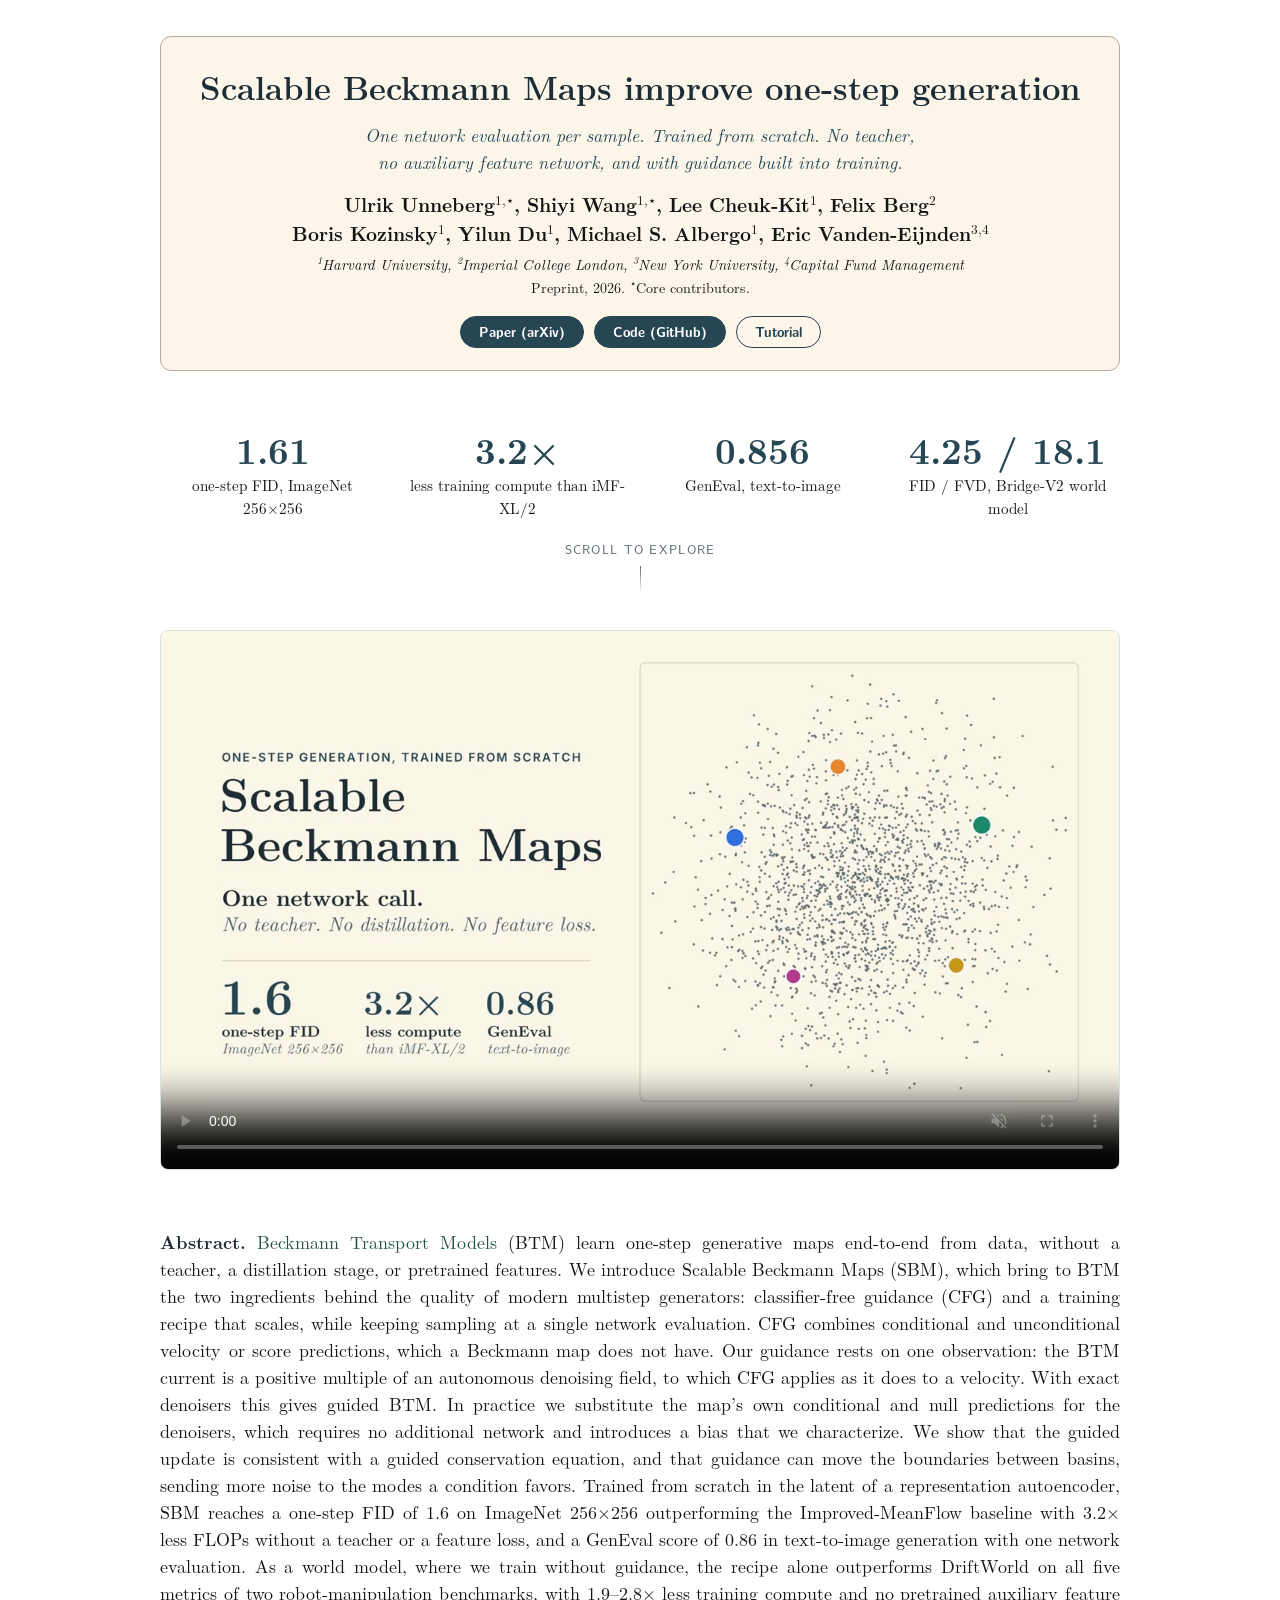
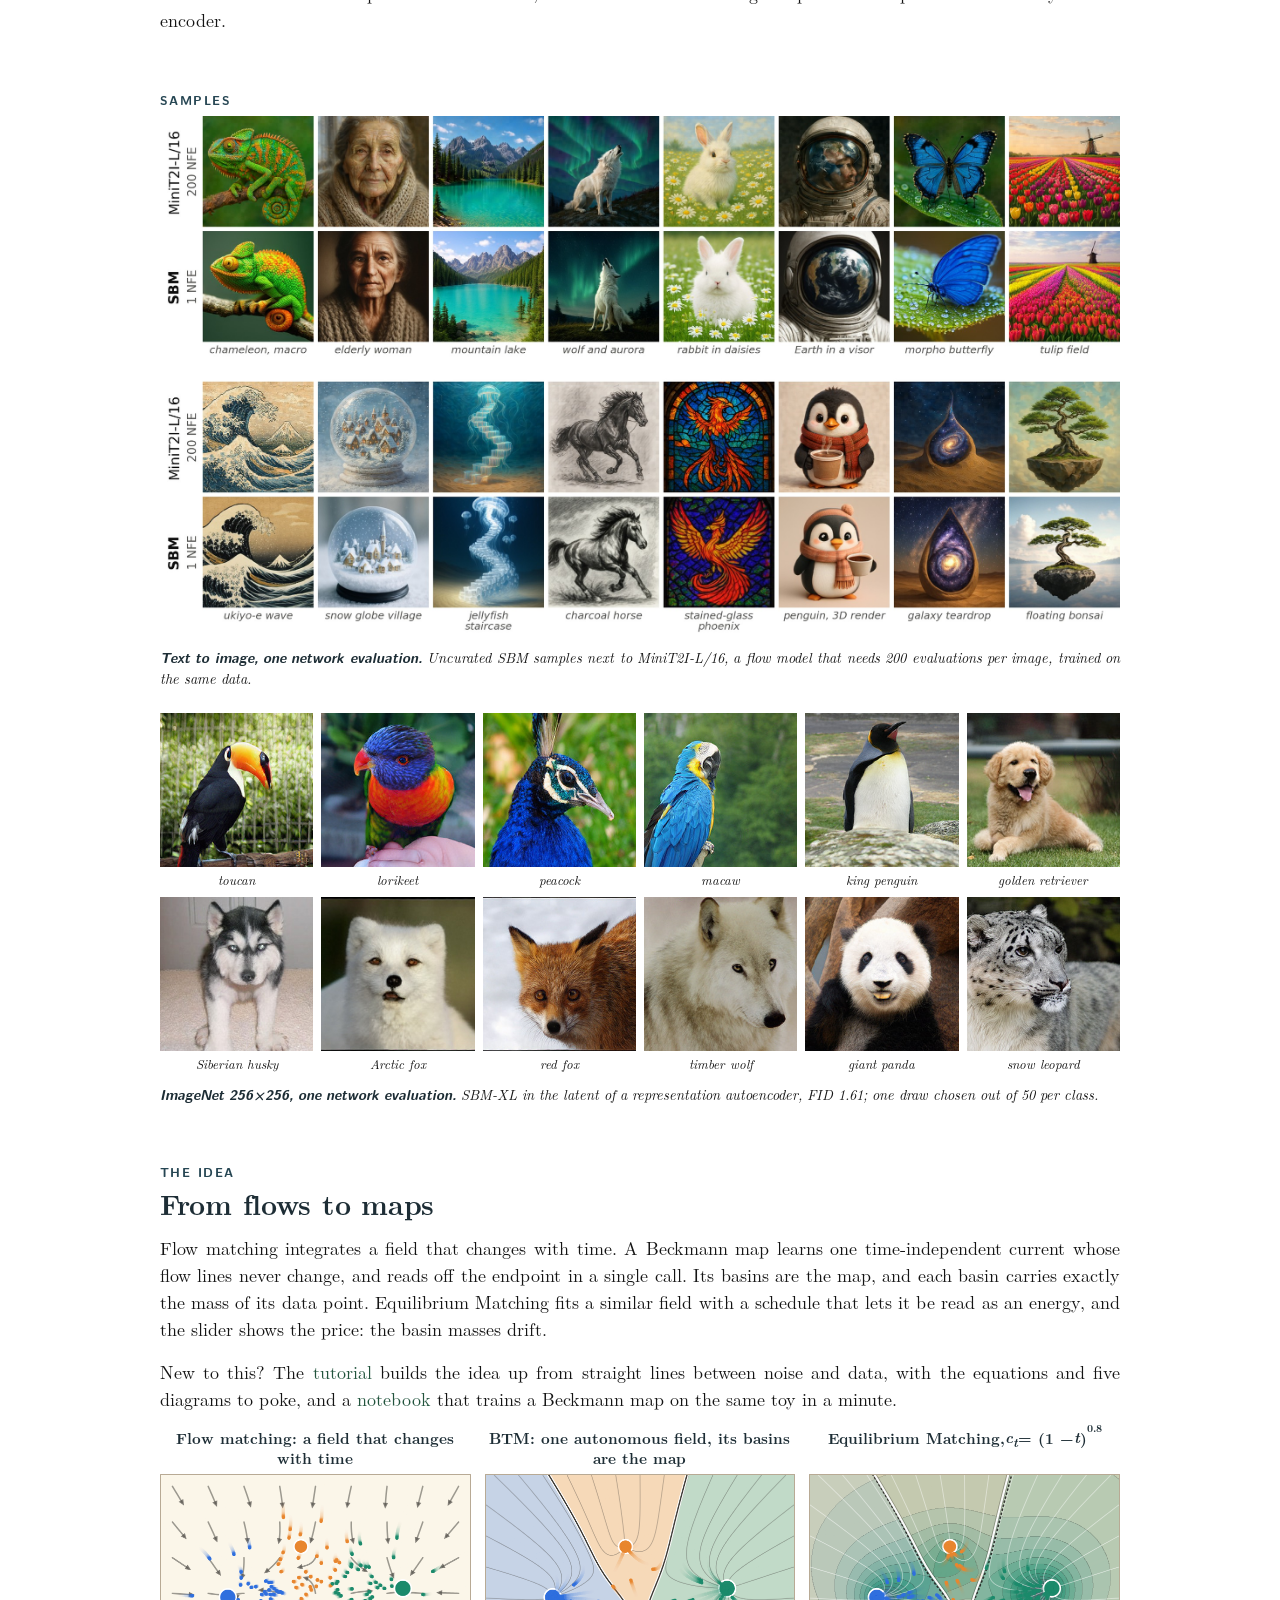
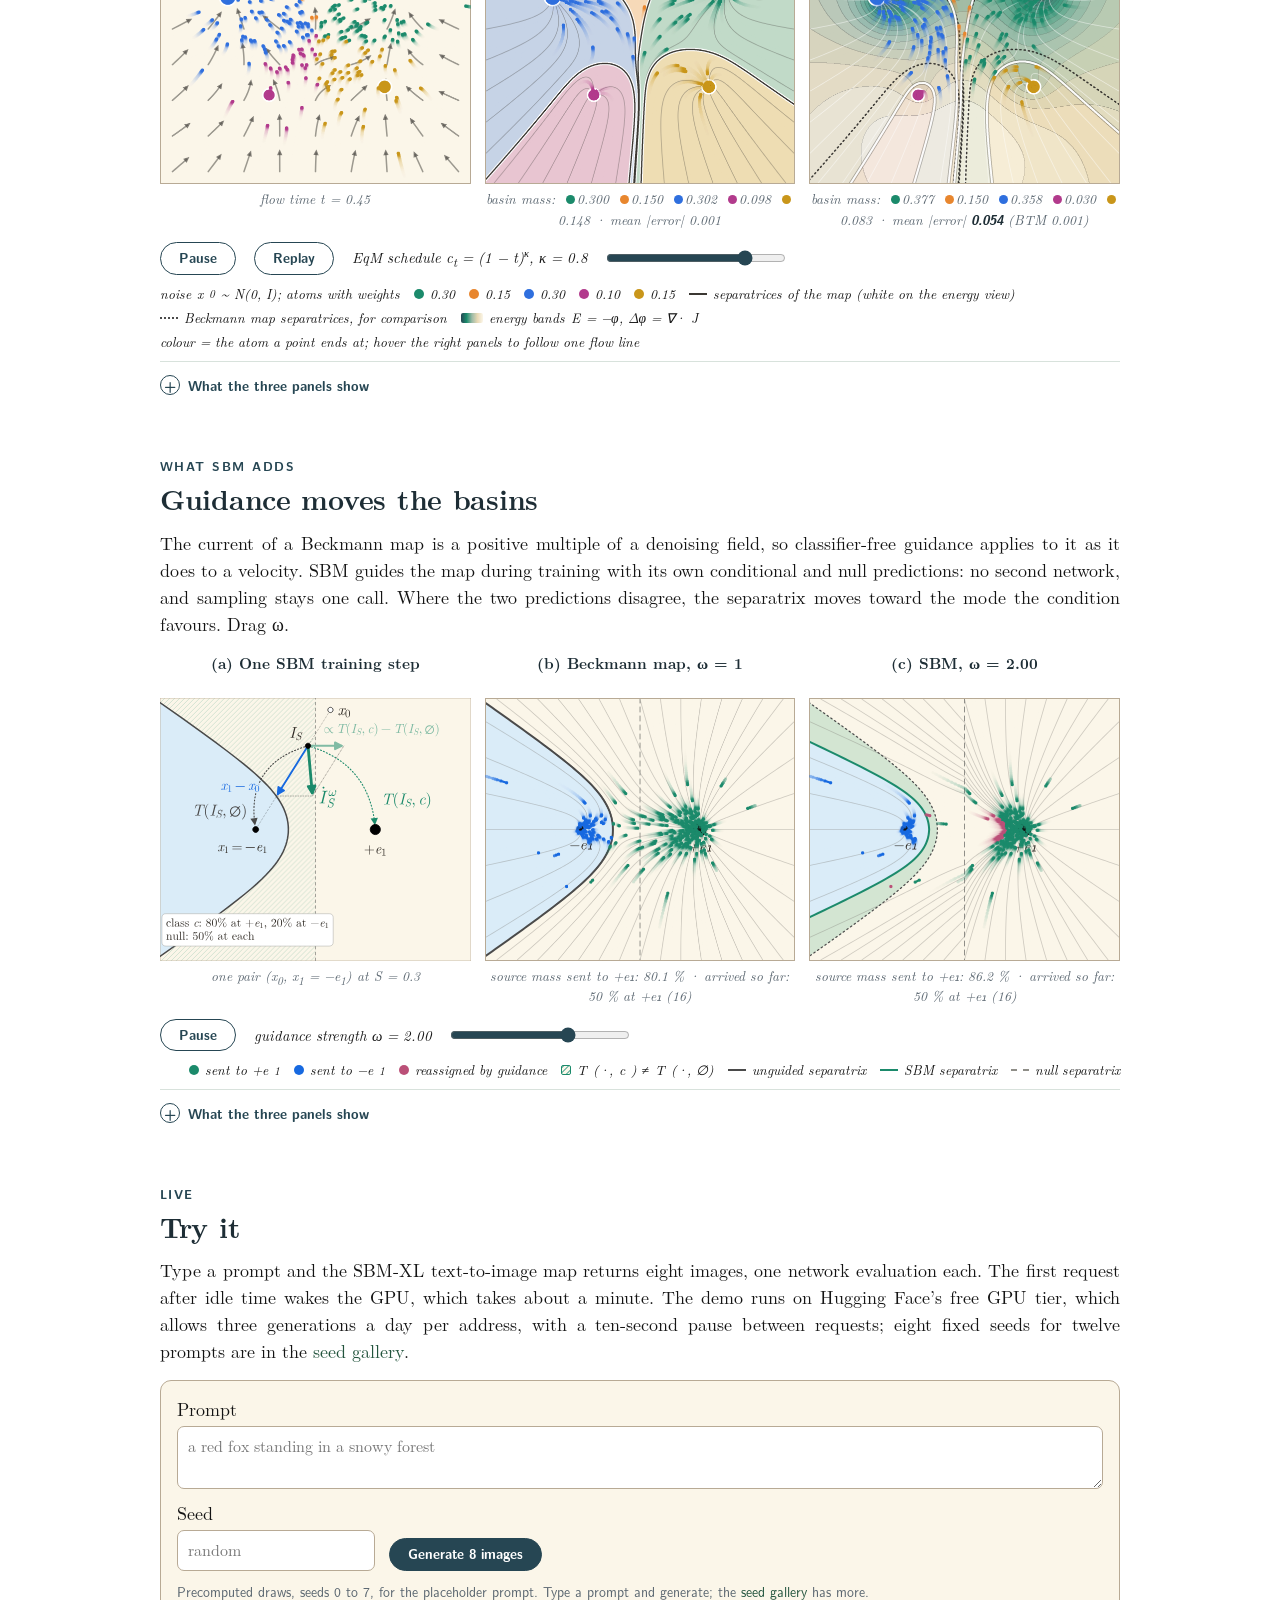
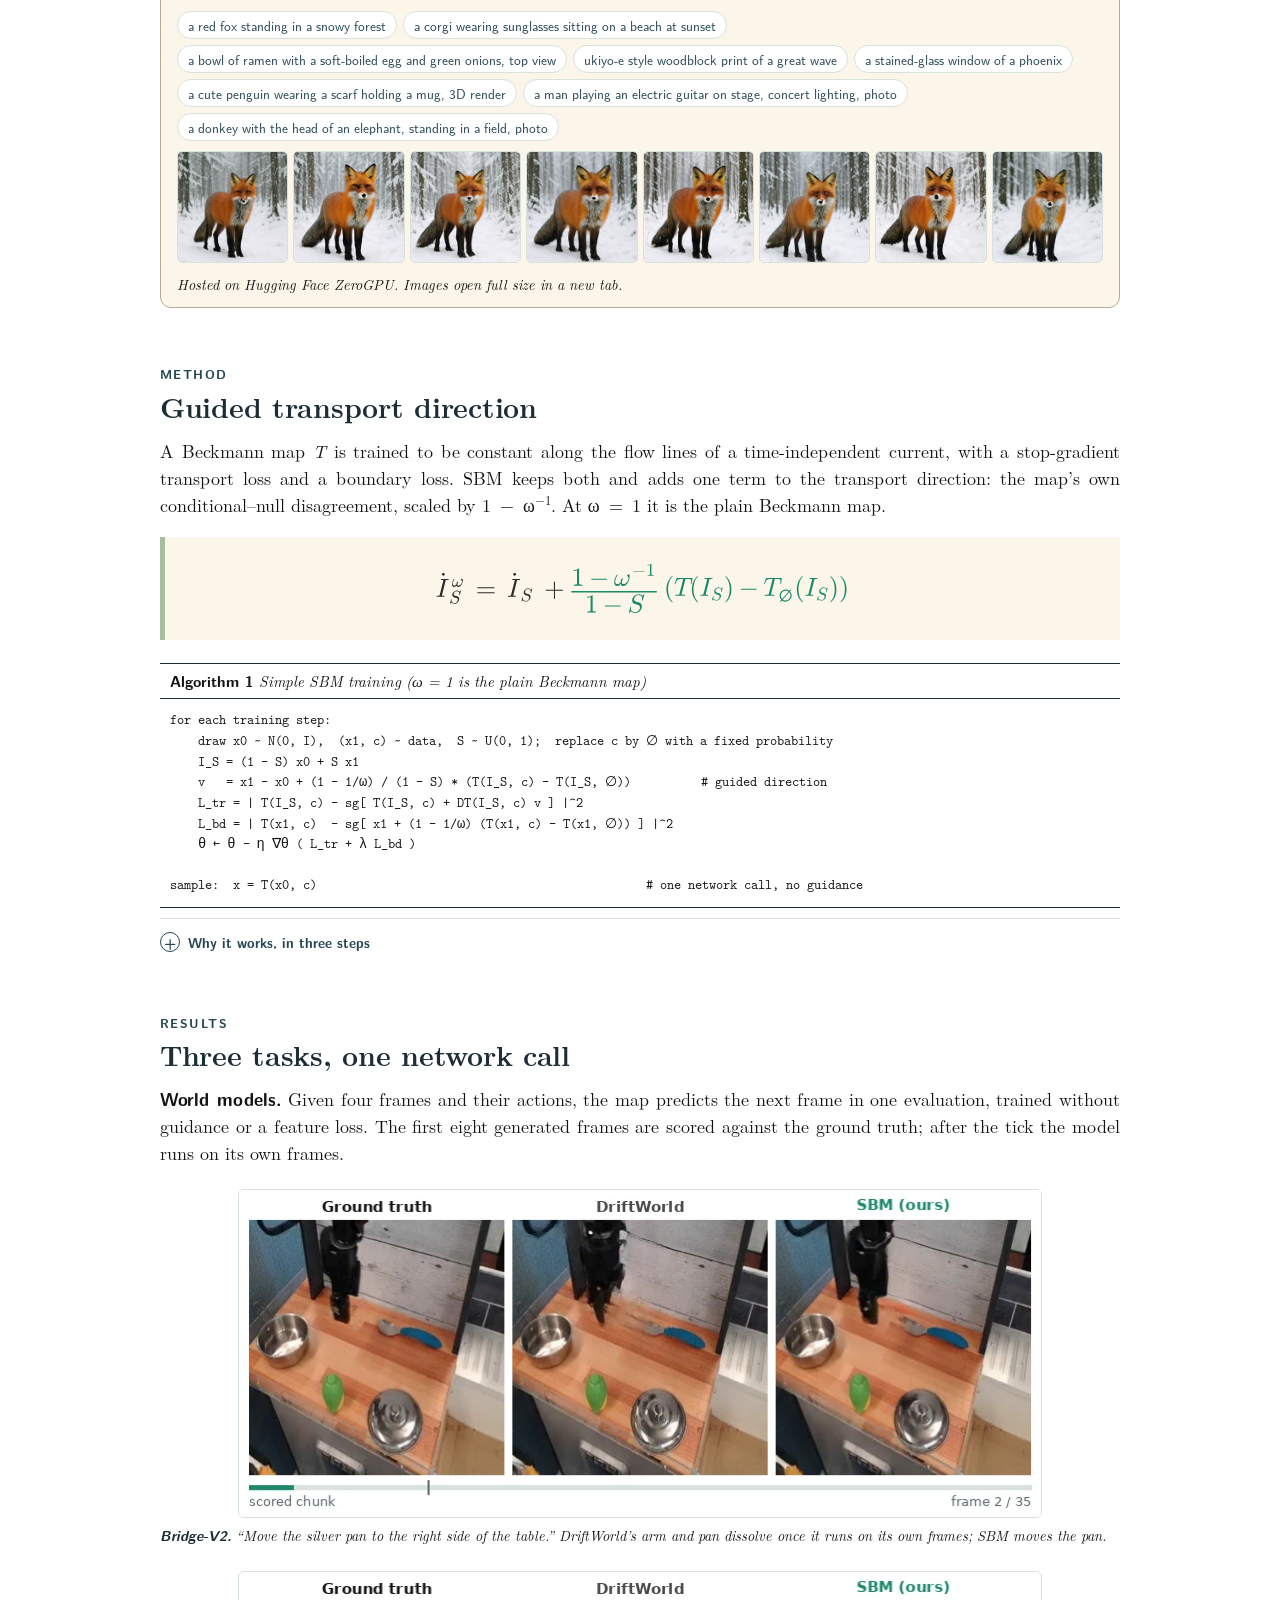
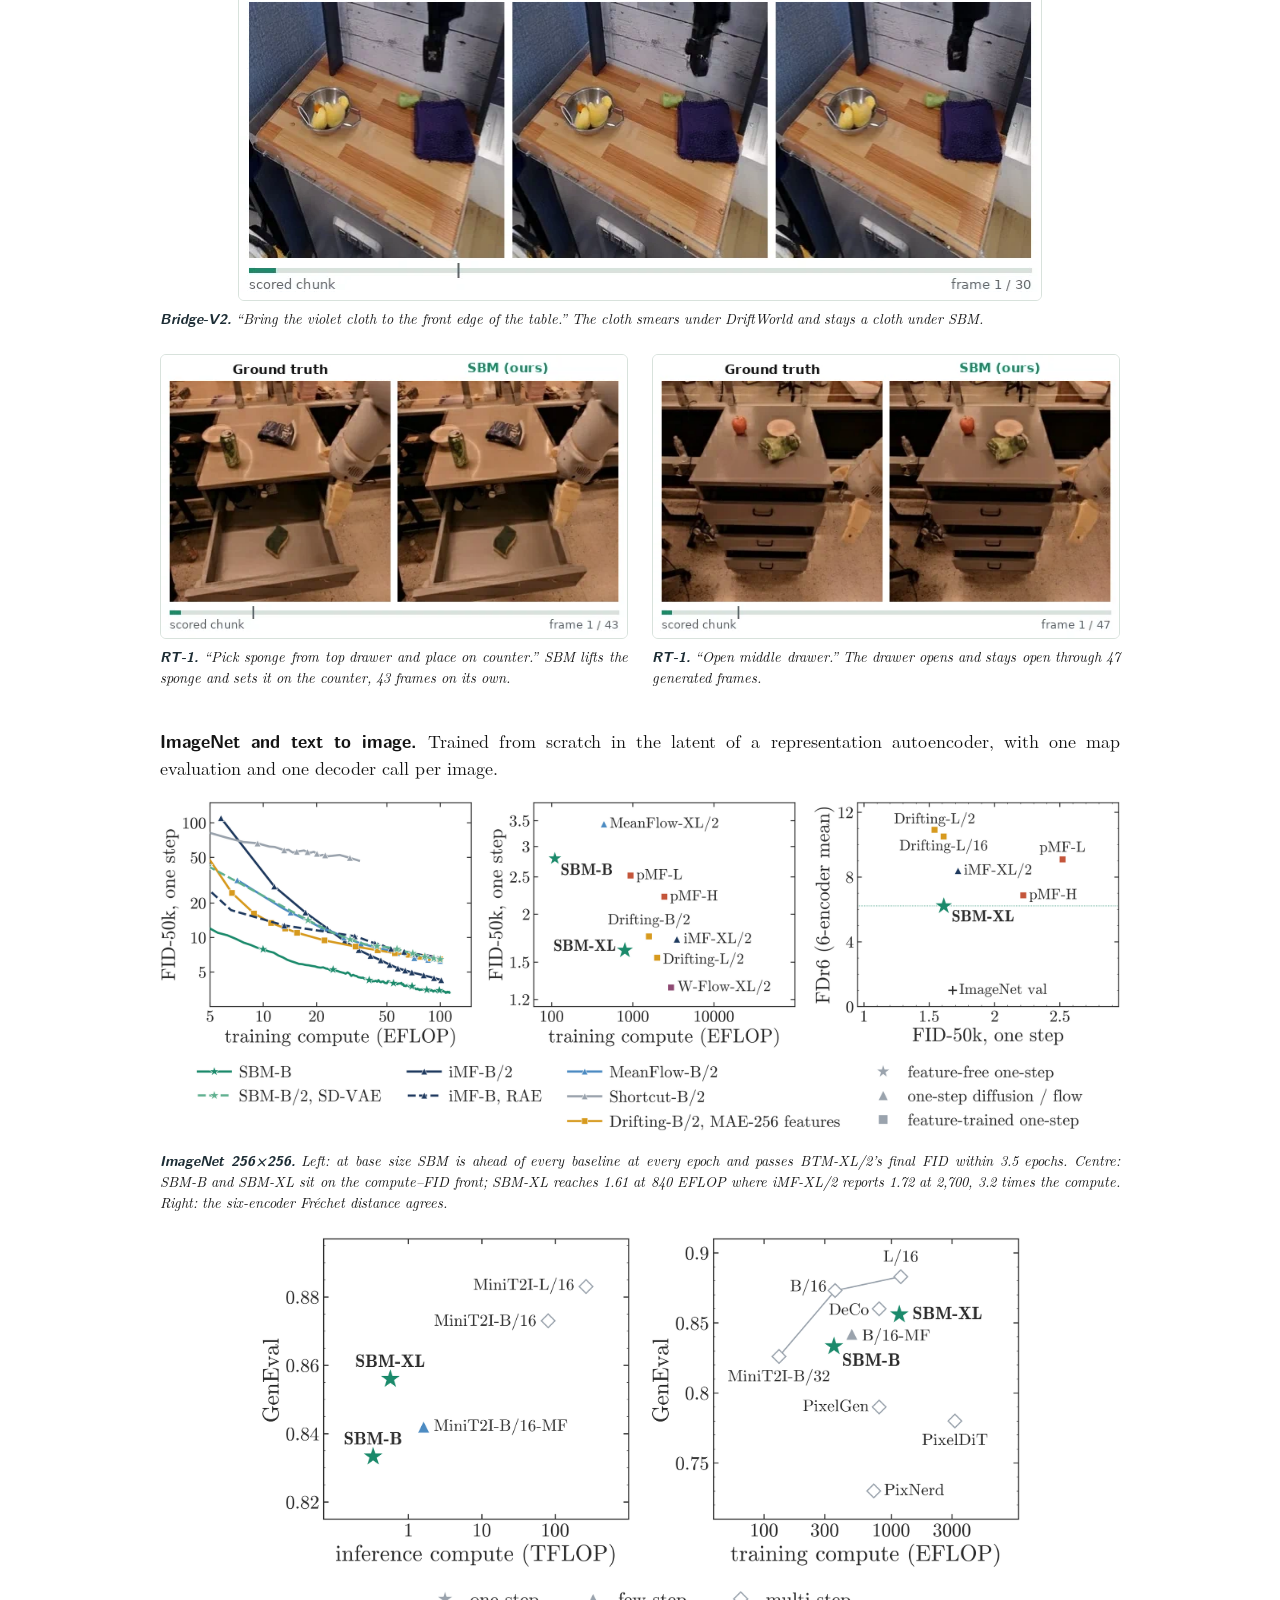
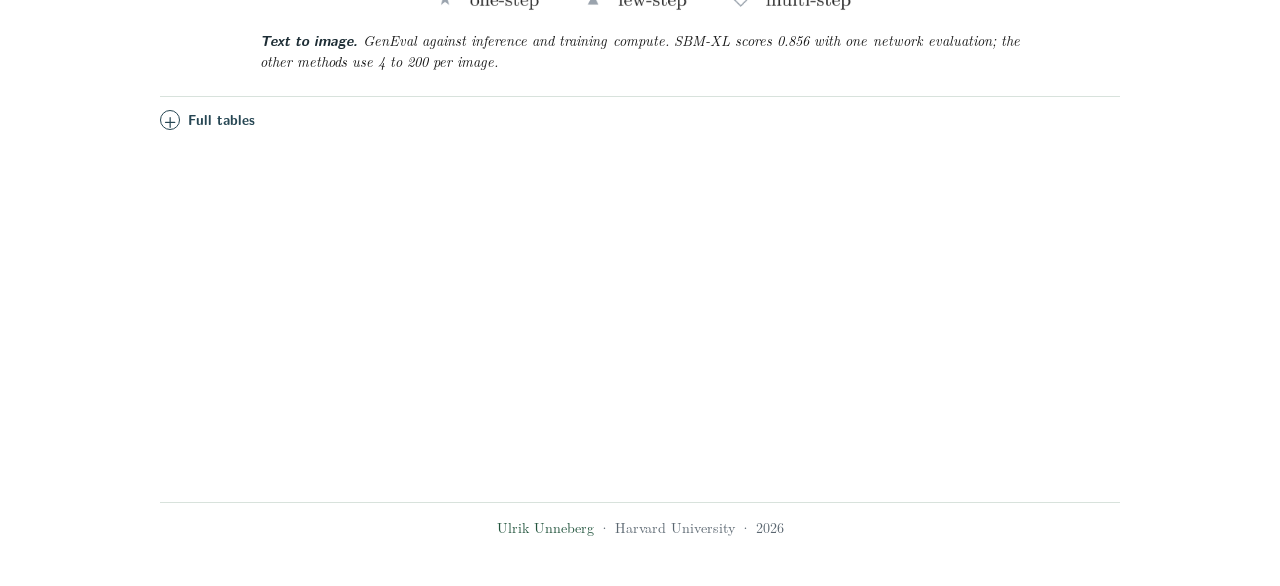
<file: projects/sbm/index.html>
<!DOCTYPE html>
<html lang="en">
<head>
  <meta charset="UTF-8" />
  <meta name="viewport" content="width=device-width, initial-scale=1.0" />
  <title>Scalable Beckmann Maps improve one-step generation</title>
  <link rel="icon" href="/favicon.ico" sizes="32x32">
  <link rel="icon" href="/ulrik-unneberg-vv-logo-verdigris/favicon.svg" type="image/svg+xml">
  <link rel="apple-touch-icon" href="/ulrik-unneberg-vv-logo-verdigris/apple-touch-icon.png">
  <meta name="description" content="Project page for Scalable Beckmann Maps (SBM): guidance and a training recipe for one-step Beckmann transport maps. One-step ImageNet 256x256 FID 1.6 with 3.2x less training compute than iMF, GenEval 0.86 and world models that beat DriftWorld, with no teacher and no feature loss." />
  <link rel="stylesheet" href="css/style.css?v=8" />
  <link rel="preload" as="font" type="font/woff" href="assets/fonts/lmroman10-regular.woff" crossorigin />
</head>
<body>
<div class="progress" id="progress" aria-hidden="true"></div>
<main class="page">

  <header class="titlebox">
    <h1>Scalable Beckmann Maps improve one-step generation</h1>
    <p class="tagline">One network evaluation per sample. Trained from scratch. No teacher, no auxiliary feature network, and with guidance built into training.</p>
    <p class="authors">
      <span class="row">Ulrik Unneberg<sup>1,&#8902;</sup>, Shiyi Wang<sup>1,&#8902;</sup>, Lee Cheuk-Kit<sup>1</sup>, Felix Berg<sup>2</sup></span>
      <span class="row">Boris Kozinsky<sup>1</sup>, Yilun Du<sup>1</sup>, Michael S. Albergo<sup>1</sup>, Eric Vanden-Eijnden<sup>3,4</sup></span>
    </p>
    <p class="affil"><sup>1</sup>Harvard University, <sup>2</sup>Imperial College London, <sup>3</sup>New York University, <sup>4</sup>Capital Fund Management</p>
    <p class="contrib">Preprint, 2026. <sup>&#8902;</sup>Core contributors.</p>
    <div class="links">
      <a href="https://arxiv.org/pdf/2611.28286" class="btn" target="_blank" rel="noopener">Paper (arXiv)</a>
      <a href="https://github.com/shiyiwang958/Scalable-Beckmann-Maps" class="btn" target="_blank" rel="noopener">Code (GitHub)</a>
      <a href="tutorial/" class="btn btn-outline">Tutorial</a>
    </div>
  </header>

  <section class="block reveal" id="numbers">
    <div class="numbers">
      <div class="number">
        <div class="metric">1.61</div>
        <div class="label">one-step FID, ImageNet 256&times;256</div>
      </div>
      <div class="number">
        <div class="metric">3.2&times;</div>
        <div class="label">less training compute than iMF-XL/2</div>
      </div>
      <div class="number">
        <div class="metric">0.856</div>
        <div class="label">GenEval, text-to-image</div>
      </div>
      <div class="number">
        <div class="metric">4.25 / 18.1</div>
        <div class="label">FID / FVD, Bridge-V2 world model</div>
      </div>
    </div>
    <p class="scroll-cue">Scroll to explore</p>
  </section>

  <section class="block reveal" id="overview">
    <figure class="headline-video">
      <video src="assets/sbm_headline.mp4" poster="assets/sbm_headline_poster.jpg" autoplay muted loop playsinline controls preload="metadata" aria-label="A 40-second overview: the time-independent flow and its basins, the Beckmann map's single jump, guidance moving the basins, and results on ImageNet, text-to-image and world models"></video>
    </figure>
  </section>

  <section class="block reveal" id="abstract">
    <p class="abstract prose">
      <span class="lead">Abstract.</span> <a href="https://arxiv.org/abs/2608.01692" target="_blank" rel="noopener">Beckmann Transport Models</a> (BTM) learn one-step generative maps end-to-end from data, without a teacher, a distillation stage, or pretrained features. We introduce Scalable Beckmann Maps (SBM), which bring to BTM the two ingredients behind the quality of modern multistep generators: classifier-free guidance (CFG) and a training recipe that scales, while keeping sampling at a single network evaluation. CFG combines conditional and unconditional velocity or score predictions, which a Beckmann map does not have. Our guidance rests on one observation: the BTM current is a positive multiple of an autonomous denoising field, to which CFG applies as it does to a velocity. With exact denoisers this gives guided BTM. In practice we substitute the map&rsquo;s own conditional and null predictions for the denoisers, which requires no additional network and introduces a bias that we characterize. We show that the guided update is consistent with a guided conservation equation, and that guidance can move the boundaries between basins, sending more noise to the modes a condition favors. Trained from scratch in the latent of a representation autoencoder, SBM reaches a one-step FID of 1.6 on ImageNet 256&times;256 outperforming the Improved-MeanFlow baseline with 3.2&times; less FLOPs without a teacher or a feature loss, and a GenEval score of 0.86 in text-to-image generation with one network evaluation. As a world model, where we train without guidance, the recipe alone outperforms DriftWorld on all five metrics of two robot-manipulation benchmarks, with 1.9&ndash;2.8&times; less training compute and no pretrained auxiliary feature encoder.
    </p>
  </section>

  <section class="block reveal" id="samples">
    <p class="eyebrow">Samples</p>
    <figure class="fig teaser">
      <img src="assets/fig_t2i_teaser.jpg" alt="Sixteen text prompts rendered by MiniT2I-L/16 with 200 network evaluations and by SBM with one" fetchpriority="high" />
      <figcaption class="cap"><b>Text to image, one network evaluation.</b> Uncurated SBM samples next to MiniT2I-L/16, a flow model that needs 200 evaluations per image, trained on the same data.</figcaption>
    </figure>
    <div class="sample-grid">
      <figure><img src="assets/samples/096_toucan_05.jpg" alt="toucan" loading="lazy" decoding="async" /><figcaption>toucan</figcaption></figure>
      <figure><img src="assets/samples/090_lorikeet_24.jpg" alt="lorikeet" loading="lazy" decoding="async" /><figcaption>lorikeet</figcaption></figure>
      <figure><img src="assets/samples/084_peacock_25.jpg" alt="peacock" loading="lazy" decoding="async" /><figcaption>peacock</figcaption></figure>
      <figure><img src="assets/samples/088_macaw_05.jpg" alt="macaw" loading="lazy" decoding="async" /><figcaption>macaw</figcaption></figure>
      <figure><img src="assets/samples/145_king_penguin_29.jpg" alt="king penguin" loading="lazy" decoding="async" /><figcaption>king penguin</figcaption></figure>
      <figure><img src="assets/samples/207_golden_retriever_44.jpg" alt="golden retriever" loading="lazy" decoding="async" /><figcaption>golden retriever</figcaption></figure>
      <figure><img src="assets/samples/250_Siberian_husky_45.jpg" alt="Siberian husky" loading="lazy" decoding="async" /><figcaption>Siberian husky</figcaption></figure>
      <figure><img src="assets/samples/279_Arctic_fox_08.jpg" alt="Arctic fox" loading="lazy" decoding="async" /><figcaption>Arctic fox</figcaption></figure>
      <figure><img src="assets/samples/277_red_fox_32.jpg" alt="red fox" loading="lazy" decoding="async" /><figcaption>red fox</figcaption></figure>
      <figure><img src="assets/samples/269_timber_wolf_36.jpg" alt="timber wolf" loading="lazy" decoding="async" /><figcaption>timber wolf</figcaption></figure>
      <figure><img src="assets/samples/388_giant_panda_33.jpg" alt="giant panda" loading="lazy" decoding="async" /><figcaption>giant panda</figcaption></figure>
      <figure><img src="assets/samples/289_snow_leopard_30.jpg" alt="snow leopard" loading="lazy" decoding="async" /><figcaption>snow leopard</figcaption></figure>
    </div>
    <p class="cap"><b>ImageNet 256&times;256, one network evaluation.</b> SBM-XL in the latent of a representation autoencoder, FID 1.61; one draw chosen out of 50 per class.</p>
  </section>

  <section class="block reveal" id="maps">
    <p class="eyebrow">The idea</p>
    <h2>From flows to maps</h2>
    <p class="prose">Flow matching integrates a field that changes with time. A Beckmann map learns one time-independent current whose flow lines never change, and reads off the endpoint in a single call. Its basins are the map, and each basin carries exactly the mass of its data point. Equilibrium Matching fits a similar field with a schedule that lets it be read as an energy, and the slider shows the price: the basin masses drift.</p>
    <p class="prose">New to this? The <a href="tutorial/">tutorial</a> builds the idea up from straight lines between noise and data, with the equations and five diagrams to poke, and a <a href="https://colab.research.google.com/github/tullebulle/tullebulle.github.io/blob/main/projects/sbm/tutorial/beckmann_maps.ipynb" target="_blank" rel="noopener">notebook</a> that trains a Beckmann map on the same toy in a minute.</p>
    <div class="anim" id="btm-anim">
      <div class="anim-panels three">
        <div class="anim-panel">
          <div class="anim-title">Flow matching: a field that changes with time</div>
          <div class="anim-stage square"><canvas class="bg"></canvas><canvas class="fg"></canvas><canvas class="hl"></canvas></div>
          <div class="anim-read"></div>
        </div>
        <div class="anim-panel">
          <div class="anim-title">BTM: one autonomous field, its basins are the map</div>
          <div class="anim-stage square"><canvas class="bg"></canvas><canvas class="fg"></canvas><canvas class="hl"></canvas></div>
          <div class="anim-read"></div>
        </div>
        <div class="anim-panel">
          <div class="anim-title" id="eqm-title">Equilibrium Matching, <i>c<sub>t</sub></i> = (1 &minus; <i>t</i>)<sup>0.8</sup></div>
          <div class="anim-stage square"><canvas class="bg"></canvas><canvas class="fg"></canvas><canvas class="hl"></canvas></div>
          <div class="anim-read"></div>
        </div>
      </div>
      <div class="anim-controls">
        <button type="button" id="btm-play" class="btn btn-outline">Pause</button>
        <button type="button" id="btm-replay" class="btn btn-outline">Replay</button>
        <label for="kappa">EqM schedule <i>c<sub>t</sub></i> = (1 &minus; <i>t</i>)<sup>&kappa;</sup>, &kappa; = <span id="kappa-val">0.8</span></label>
        <input type="range" id="kappa" min="0" max="1" step="0.2" value="0.8" />
        <div class="anim-legend">
          <span>noise <i>x</i><sub>0</sub> ~ N(0, I); atoms with weights</span>
          <span><i class="sw" style="background:#1B8A6B"></i>0.30</span>
          <span><i class="sw" style="background:#E8862E"></i>0.15</span>
          <span><i class="sw" style="background:#2F6FDE"></i>0.30</span>
          <span><i class="sw" style="background:#B23A8C"></i>0.10</span>
          <span><i class="sw" style="background:#C9961A"></i>0.15</span>
          <span><i class="ln" style="border-color:#3B3833"></i>separatrices of the map (white on the energy view)</span>
          <span><i class="ln dotted" style="border-color:#4A4A4A"></i>Beckmann map separatrices, for comparison</span>
          <span><i class="sw energy"></i>energy bands <i>E</i> = &minus;&phi;, &Delta;&phi; = &nabla;&middot;<i>J</i></span>
          <span>colour = the atom a point ends at; hover the right panels to follow one flow line</span>
        </div>
      </div>
    </div>
    <details class="more">
      <summary>What the three panels show</summary>
      <p class="cap">The same noise draws in every panel. <b>Left:</b> flow matching regresses <i>x</i><sub>1</sub> &minus; <i>x</i><sub>0</sub> on a field <i>b<sub>t</sub></i>(<i>x</i>) that depends on the flow time <i>t</i>, so sampling integrates a field that keeps changing as <i>t</i> runs from 0 to 1. <b>Centre:</b> the same regression over functions of <i>x</i> alone gives the autonomous field <i>b</i> = <i>J</i>/&nu;, the time-averaged probability flux over the occupation density, with &nabla;&middot;<i>J</i> = &mu;<sub>0</sub> &minus; &mu;<sub>1</sub>: noise is a source, data a sink. Its flow lines never change. The coloured basins are the one-step map <i>T</i>, which is constant along every flow line (<i>J</i>&middot;&nabla;<i>T</i> = 0, the conservation law BTM trains on), and each basin carries the mass of its atom. <b>Right:</b> Equilibrium Matching fits the same time-independent field, but to the target <i>c<sub>t</sub></i>(<i>x</i><sub>1</sub> &minus; <i>x</i><sub>0</sub>) with a schedule <i>c<sub>t</sub></i> = (1 &minus; <i>t</i>)<sup>&kappa;</sup> that vanishes at the data, so that the field stops there; Equilibrium Matching parameterizes such a field as the gradient of an energy. The shaded bands are a potential reconstructed from the current, <i>E</i> = &minus;&phi; with &Delta;&phi; = &nabla;&middot;<i>J</i>, with its minima at the data points. At &kappa; = 0 the charge is exactly &mu;<sub>0</sub> &minus; &mu;<sub>1</sub>, the Beckmann balance. For any other schedule the target is no longer the velocity of the interpolant: the sink becomes &kappa;&int;(1 &minus; <i>t</i>)<sup>&kappa;&minus;1</sup>&rho;<sub><i>t</i></sub> d<i>t</i>, a unit charge smeared back along the interpolation paths, the wells widen and flatten, and the flow still reaches the atoms but with the wrong weights. Move the slider: the EqM separatrices (white) drift away from the Beckmann map&rsquo;s (dotted), the heaviest basins grow at the expense of the lightest, and the mean error of the basin masses rises from 0.001 at &kappa; = 0 to 0.054 at &kappa; = 0.8, where the lightest atom keeps 0.03 of the noise instead of 0.10.</p>
    </details>
  </section>

  <section class="block reveal" id="guidance">
    <p class="eyebrow">What SBM adds</p>
    <h2>Guidance moves the basins</h2>
    <p class="prose">The current of a Beckmann map is a positive multiple of a denoising field, so classifier-free guidance applies to it as it does to a velocity. SBM guides the map during training with its own conditional and null predictions: no second network, and sampling stays one call. Where the two predictions disagree, the separatrix moves toward the mode the condition favours. Drag &omega;.</p>
    <div class="anim" id="fig1-anim">
      <div class="anim-panels three">
        <div class="anim-panel">
          <div class="anim-title">(a) One SBM training step</div>
          <div class="anim-stage static"><img src="assets/fig1a.svg" alt="One SBM training step on the two-atom toy: the unguided transport direction, the conditional-null correction and the guided direction at the interpolant point" /></div>
          <div class="anim-read">one pair (<i>x</i><sub>0</sub>, <i>x</i><sub>1</sub> = &minus;e<sub>1</sub>) at <i>S</i> = 0.3</div>
        </div>
        <div class="anim-panel">
          <div class="anim-title">(b) Beckmann map, &omega; = 1</div>
          <div class="anim-stage"><canvas class="bg"></canvas><canvas class="fg"></canvas></div>
          <div class="anim-read"></div>
        </div>
        <div class="anim-panel">
          <div class="anim-title" id="title-sbm">(c) SBM, &omega; = 2.00</div>
          <div class="anim-stage"><canvas class="bg"></canvas><canvas class="fg"></canvas></div>
          <div class="anim-read"></div>
        </div>
      </div>
      <div class="anim-controls">
        <button type="button" id="play" class="btn btn-outline">Pause</button>
        <label for="omega">guidance strength &omega; = <span id="omega-val">2.00</span></label>
        <input type="range" id="omega" min="1" max="2.5" step="0.05" value="2" />
        <div class="anim-legend">
          <span><i class="sw" style="background:#1B8A6B"></i>sent to +e<sub>1</sub></span>
          <span><i class="sw" style="background:#1769E0"></i>sent to &minus;e<sub>1</sub></span>
          <span><i class="sw" style="background:#BB5078"></i>reassigned by guidance</span>
          <span><i class="sw hatch"></i><i>T</i>(&middot;, <i>c</i>) &ne; <i>T</i>(&middot;, &empty;)</span>
          <span><i class="ln" style="border-color:#4A4A4A"></i>unguided separatrix</span>
          <span><i class="ln" style="border-color:#1B8A6B"></i>SBM separatrix</span>
          <span><i class="ln dashed" style="border-color:#8F8E88"></i>null separatrix</span>
        </div>
      </div>
    </div>
    <details class="more">
      <summary>What the three panels show</summary>
      <p class="cap">Gaussian noise in the plane, data at &plusmn;e<sub>1</sub>, class <i>c</i> with weights 0.8 / 0.2 and null with 0.5 / 0.5. Background colours show where the conditional map sends each noise point.
        <b>(a)</b> One training step: a class-<i>c</i> pair whose data point is the minority mode gives the unguided transport direction (blue); where the conditional and null predictions disagree (hatched), the correction (1&nbsp;&minus;&nbsp;&omega;<sup>&minus;1</sup>)(<i>T</i>(<i>I<sub>S</sub></i>,&nbsp;<i>c</i>) &minus; <i>T</i>(<i>I<sub>S</sub></i>,&nbsp;&empty;)) tilts the direction toward the mode the condition favours (green).
        <b>(b)</b> The Beckmann map, live: noise flows along the autonomous conditional current to the two data points, and the separatrix splits it 80 / 20, matching the class weights.
        <b>(c)</b> SBM with &omega;&nbsp;&gt;&nbsp;1, live, same noise draws as (b): the current changes only where the maps disagree, between the SBM separatrix and the null separatrix, so the separatrix moves left and at &omega; = 2 about 86 % of the noise reaches +e<sub>1</sub>; both data points stay fixed. The noise that guidance reassigns is shaded green and drawn in magenta.</p>
    </details>
  </section>

  <section class="block reveal" id="demo">
    <p class="eyebrow">Live</p>
    <h2>Try it</h2>
    <p class="prose">Type a prompt and the SBM-XL text-to-image map returns eight images, one network evaluation each. The first request after idle time wakes the GPU, which takes about a minute. The demo runs on Hugging Face&rsquo;s free GPU tier, which allows three generations a day per address, with a ten-second pause between requests; eight fixed seeds for twelve prompts are in the <a href="seeds/">seed gallery</a>.</p>
    <div class="demo" id="t2i-demo">
      <form class="demo-form" id="t2i-form">
        <label class="demo-prompt"><span class="lab">Prompt</span><textarea id="t2i-prompt" rows="2" placeholder="a red fox standing in a snowy forest" maxlength="400"></textarea></label>
        <div class="demo-controls">
          <label class="demo-seed"><span class="lab">Seed</span><input id="t2i-seed" type="number" min="0" max="2147483647" step="1" placeholder="random"></label>
          <button type="submit" class="btn" id="t2i-go">Generate 8 images</button>
          <span class="demo-status" id="t2i-status" aria-live="polite"></span>
        </div>
      </form>
      <div class="demo-examples" id="t2i-examples" aria-label="Example prompts"></div>
      <div class="demo-strip" id="t2i-strip"></div>
      <p class="cap">Hosted on Hugging Face ZeroGPU. Images open full size in a new tab.</p>
    </div>
  </section>

  <section class="block reveal" id="method">
    <p class="eyebrow">Method</p>
    <h2>Guided transport direction</h2>
    <p class="prose">A Beckmann map <i>T</i> is trained to be constant along the flow lines of a time-independent current, with a stop-gradient transport loss and a boundary loss. SBM keeps both and adds one term to the transport direction: the map&rsquo;s own conditional&ndash;null disagreement, scaled by 1&nbsp;&minus;&nbsp;&omega;<sup>&minus;1</sup>. At &omega;&nbsp;=&nbsp;1 it is the plain Beckmann map.</p>
    <div class="box">
      <img class="eq tall" src="assets/eq/eq_direction.svg" alt="I-dot-S-omega equals I-dot-S plus (1 minus omega inverse) over (1 minus S) times (T(I_S) minus T_null(I_S))" />
    </div>
    <div class="algo">
      <div class="algo-head">Algorithm 1 <span>Simple SBM training (&omega; = 1 is the plain Beckmann map)</span></div>
<pre>for each training step:
    draw x0 ~ N(0, I),  (x1, c) ~ data,  S ~ U(0, 1);  replace c by &empty; with a fixed probability
    I_S = (1 - S) x0 + S x1
    v   = x1 - x0 + (1 - 1/&omega;) / (1 - S) * (T(I_S, c) - T(I_S, &empty;))          # guided direction
    L_tr = | T(I_S, c) - sg[ T(I_S, c) + DT(I_S, c) v ] |^2
    L_bd = | T(x1, c)  - sg[ x1 + (1 - 1/&omega;) (T(x1, c) - T(x1, &empty;)) ] |^2
    &theta; &larr; &theta; - &eta; &nabla;&theta; ( L_tr + &lambda; L_bd )

sample:  x = T(x0, c)                                               # one network call, no guidance</pre>
    </div>
    <details class="more">
      <summary>Why it works, in three steps</summary>
      <div class="steps">
        <div><p><span class="lead">The current is a denoising field.</span> With the linear interpolant <i>I<sub>S</sub></i>&nbsp;=&nbsp;(1&nbsp;&minus;&nbsp;<i>S</i>)<i>x</i><sub>0</sub>&nbsp;+&nbsp;<i>S x</i><sub>1</sub> and <i>S</i> uniform, the conditional current factors as <i>J<sub>c</sub></i>&nbsp;=&nbsp;<i>h<sub>c</sub></i>&nbsp;(<i>z&#773;<sub>c</sub></i>&nbsp;&minus;&nbsp;id) with <i>h<sub>c</sub></i>&nbsp;&gt;&nbsp;0, where <i>z&#773;<sub>c</sub></i> is a weighted posterior mean of the data: an autonomous denoiser. So CFG applies to the current as it does to a velocity.</p></div>
        <div><p><span class="lead">Implicit CFG on the maps.</span> The guided denoiser is <i>z&#773;<sub>c</sub></i>&nbsp;+&nbsp;(1&nbsp;&minus;&nbsp;&omega;<sup>&minus;1</sup>)(<i>z&#773;<sub>c</sub><sup>&omega;</sup></i>&nbsp;&minus;&nbsp;<i>z&#773;</i><sub>&empty;</sub>). Substituting the map&rsquo;s guided and null endpoint predictions for the denoisers gives the guided transport direction above. Both predictions come from one network through condition dropout.</p></div>
        <div><p><span class="lead">Self-consistency.</span> Apply the Beckmann map&rsquo;s stop-gradient update to the guided direction and the same correction to the boundary target. Under the assumptions of Theorem 2, the population update then vanishes exactly when the map satisfies the guided conservation equation: constant along its own guided current away from the data, and the identity on the data. The guided equations admit a stronger preference for a condition-favoured mode while keeping the data support (the animation above).</p></div>
      </div>
      <p class="cap">The full recipe (Algorithm 2 in the paper) adds a boundary level &gamma;, a frozen copy of the network for the stopped targets, a per-row normalization of the transport loss, an adaptive gradient balancer and a mixture of transport times. The paper characterizes the bias of substituting map predictions for denoisers, proves consistency of the stopped update with a guided conservation equation, and shows that the implicit correction keeps the variance of the unguided target where an explicit guided target multiplies it by &omega;<sup>2</sup>.</p>
    </details>
  </section>

  <section class="block reveal" id="results">
    <p class="eyebrow">Results</p>
    <h2>Three tasks, one network call</h2>
    <p class="prose"><b class="sf">World models.</b> Given four frames and their actions, the map predicts the next frame in one evaluation, trained without guidance or a feature loss. The first eight generated frames are scored against the ground truth; after the tick the model runs on its own frames.</p>
    <div class="loops">
      <figure class="loop wide">
        <img src="assets/rollouts/bridge_000000027.webp" alt="Bridge-V2 rollout, move the silver pan to the right side of the table: ground truth, DriftWorld and SBM frames side by side, looping" loading="lazy" decoding="async" />
        <figcaption class="cap"><b>Bridge-V2.</b> &ldquo;Move the silver pan to the right side of the table.&rdquo; DriftWorld&rsquo;s arm and pan dissolve once it runs on its own frames; SBM moves the pan.</figcaption>
      </figure>
      <figure class="loop wide">
        <img src="assets/rollouts/bridge_000000006.webp" alt="Bridge-V2 rollout, bring the violet cloth to the front edge of the table: ground truth, DriftWorld and SBM frames side by side, looping" loading="lazy" decoding="async" />
        <figcaption class="cap"><b>Bridge-V2.</b> &ldquo;Bring the violet cloth to the front edge of the table.&rdquo; The cloth smears under DriftWorld and stays a cloth under SBM.</figcaption>
      </figure>
      <figure class="loop">
        <img src="assets/rollouts/rt1_000000008.webp" alt="RT-1 rollout, pick sponge from top drawer and place on counter: ground truth and SBM frames side by side, looping" loading="lazy" decoding="async" />
        <figcaption class="cap"><b>RT-1.</b> &ldquo;Pick sponge from top drawer and place on counter.&rdquo; SBM lifts the sponge and sets it on the counter, 43 frames on its own.</figcaption>
      </figure>
      <figure class="loop">
        <img src="assets/rollouts/rt1_000000007.webp" alt="RT-1 rollout, open middle drawer: ground truth and SBM frames side by side, looping" loading="lazy" decoding="async" />
        <figcaption class="cap"><b>RT-1.</b> &ldquo;Open middle drawer.&rdquo; The drawer opens and stays open through 47 generated frames.</figcaption>
      </figure>
    </div>
    <p class="prose" style="margin-top:1.6rem"><b class="sf">ImageNet and text to image.</b> Trained from scratch in the latent of a representation autoencoder, with one map evaluation and one decoder call per image.</p>
    <figure class="fig">
      <img src="assets/fig4_imagenet.png" alt="Three panels: FID against training compute during pretraining at base size; final one-step FID against training compute for published models; FDr6 against FID" loading="lazy" decoding="async" />
      <figcaption class="cap"><b>ImageNet 256&times;256.</b> Left: at base size SBM is ahead of every baseline at every epoch and passes BTM-XL/2&rsquo;s final FID within 3.5 epochs. Centre: SBM-B and SBM-XL sit on the compute&ndash;FID front; SBM-XL reaches 1.61 at 840 EFLOP where iMF-XL/2 reports 1.72 at 2,700, 3.2 times the compute. Right: the six-encoder Fr&eacute;chet distance agrees.</figcaption>
    </figure>
    <figure class="fig medium">
      <img src="assets/fig6_geneval.png" alt="GenEval against inference compute per image and against training compute: SBM-B and SBM-XL are the only one-step points" loading="lazy" decoding="async" />
      <figcaption class="cap"><b>Text to image.</b> GenEval against inference and training compute. SBM-XL scores 0.856 with one network evaluation; the other methods use 4 to 200 per image.</figcaption>
    </figure>
    <details class="more">
      <summary>Full tables</summary>
      <p class="cap above"><span class="lab">Table 1</span> <b>ImageNet 256&times;256.</b> Params: generator + autoencoder decoder. Auxiliary: an additional network used in training.</p>
      <div class="table-wrap">
        <table class="results">
          <thead><tr><th>method</th><th>space</th><th>params</th><th>auxiliary</th><th>guidance</th><th class="num">NFE</th><th class="num">FID &darr;</th><th class="num">IS &uarr;</th></tr></thead>
          <tbody>
            <tr class="group"><td colspan="8">Multistep diffusion / flows</td></tr>
            <tr><td>SiT-XL/2</td><td>SD-VAE</td><td>675M + 49M</td><td class="dash">&ndash;</td><td class="dash">&ndash;</td><td class="num">250</td><td class="num">8.30</td><td class="num dash">&ndash;</td></tr>
            <tr><td>SiT-XL/2</td><td>SD-VAE</td><td>675M + 49M</td><td class="dash">&ndash;</td><td>Velocity</td><td class="num">2 &times; 250</td><td class="num">2.06</td><td class="num">270.3</td></tr>
            <tr><td>RAE + DiT<sup>DH</sup>-XL/2</td><td>RAE</td><td>839M + 415M</td><td class="dash">&ndash;</td><td>Velocity</td><td class="num">2 &times; 50</td><td class="num">1.13</td><td class="num">262.6</td></tr>
            <tr class="group"><td colspan="8">One-step diffusion / flows</td></tr>
            <tr><td>Shortcut XL/2</td><td>SD-VAE</td><td>675M + 49M</td><td class="dash">&ndash;</td><td>Velocity</td><td class="num">1</td><td class="num">10.60</td><td class="num dash">&ndash;</td></tr>
            <tr><td>MeanFlow XL/2</td><td>SD-VAE</td><td>676M + 49M</td><td class="dash">&ndash;</td><td>Velocity</td><td class="num">1</td><td class="num">3.43</td><td class="num">247.5</td></tr>
            <tr><td>iMF XL/2</td><td>SD-VAE</td><td>610M + 49M</td><td>Velocity (101M)</td><td>Velocity</td><td class="num">1</td><td class="num">1.72</td><td class="num">282.0</td></tr>
            <tr><td>pMF-H/16</td><td>pixel</td><td>956M</td><td>LPIPS + ConvNeXt-V2</td><td>Velocity</td><td class="num">1</td><td class="num">2.22</td><td class="num">268.8</td></tr>
            <tr class="group"><td colspan="8">One-step pushforward</td></tr>
            <tr><td>Drifting L/2</td><td>SD-VAE</td><td>463M + 49M</td><td>MAE-640 (2.13B)</td><td>Data</td><td class="num">1</td><td class="num">1.54</td><td class="num">258.9</td></tr>
            <tr><td>BTM XL/2</td><td>SD-VAE</td><td class="dash">&ndash;</td><td class="dash">&ndash;</td><td class="dash">&ndash;</td><td class="num">1</td><td class="num">17.58</td><td class="num dash">&ndash;</td></tr>
            <tr class="ours"><td>SBM-XL/2 (SD-VAE)</td><td>SD-VAE</td><td>675M + 49M</td><td class="dash">&ndash;</td><td>Data</td><td class="num">1</td><td class="num">3.5</td><td class="num">266.0</td></tr>
            <tr class="ours"><td>SBM-B (RAE)</td><td>RAE</td><td>129M + 415M</td><td class="dash">&ndash;</td><td>Data</td><td class="num">1</td><td class="num">2.79</td><td class="num">200.0</td></tr>
            <tr class="ours"><td>SBM-XL (RAE)</td><td>RAE</td><td>669M + 415M</td><td class="dash">&ndash;</td><td>Data</td><td class="num">1</td><td class="num">1.61</td><td class="num">256.5</td></tr>
          </tbody>
        </table>
      </div>
      <p class="cap above"><span class="lab">Table 2</span> <b>GenEval</b> against training compute and network evaluations per image (NFE, including CFG). Baselines as estimated by Wang et al. (2026); &dagger; teacher plus our distillation estimate.</p>
      <div class="table-wrap">
        <table class="results">
          <thead><tr><th>model</th><th class="num">compute (ZFLOP) &darr;</th><th class="num">NFE &darr;</th><th class="num">GenEval &uarr;</th></tr></thead>
          <tbody>
            <tr><td>MiniT2I-B/32</td><td class="num">0.13</td><td class="num">200</td><td class="num">0.826</td></tr>
            <tr><td>MiniT2I-B/16</td><td class="num">0.36</td><td class="num">200</td><td class="num">0.873</td></tr>
            <tr><td>MiniT2I-L/16</td><td class="num">1.19</td><td class="num">200</td><td class="num">0.883</td></tr>
            <tr><td>DeCo-XXL/16</td><td class="num">0.80</td><td class="num">50</td><td class="num">0.86</td></tr>
            <tr><td>PixelGen-XXL/16</td><td class="num">0.80</td><td class="num">50</td><td class="num">0.79</td></tr>
            <tr><td>PixNerd-XXL/16</td><td class="num">0.73</td><td class="num">50</td><td class="num">0.73</td></tr>
            <tr><td>PixelDiT-T2I</td><td class="num">3.17</td><td class="num">50</td><td class="num">0.78</td></tr>
            <tr><td>MiniT2I-B/16-MF</td><td class="num">0.49&dagger;</td><td class="num">4</td><td class="num">0.842</td></tr>
            <tr class="ours"><td>SBM-B</td><td class="num">0.35</td><td class="num">1</td><td class="num">0.833</td></tr>
            <tr class="ours"><td>SBM-XL</td><td class="num">1.15</td><td class="num">1</td><td class="num">0.856</td></tr>
          </tbody>
        </table>
      </div>
      <div class="two-tables">
        <div>
          <p class="cap above"><span class="lab">Table 3</span> <b>Bridge-V2</b> next-frame prediction.</p>
          <div class="table-wrap">
            <table class="results">
              <thead><tr><th>model</th><th class="num">EFLOP</th><th class="num">SSIM &uarr;</th><th class="num">PSNR &uarr;</th><th class="num">LPIPS &darr;</th><th class="num">FID &darr;</th><th class="num">FVD &darr;</th><th class="num">NFE</th></tr></thead>
              <tbody>
                <tr><td>IRASim</td><td class="num dash">&ndash;</td><td class="num">0.738</td><td class="num">18.84</td><td class="num">0.158</td><td class="num">10.46</td><td class="num">91.55</td><td class="num">59</td></tr>
                <tr><td>IWS</td><td class="num dash">&ndash;</td><td class="num">0.786</td><td class="num">22.85</td><td class="num">0.169</td><td class="num">45.30</td><td class="num">329.75</td><td class="num">4</td></tr>
                <tr><td>LVDM</td><td class="num dash">&ndash;</td><td class="num">0.741</td><td class="num">19.19</td><td class="num">0.154</td><td class="num">9.86</td><td class="num">103.51</td><td class="num">59</td></tr>
                <tr><td>VDM</td><td class="num dash">&ndash;</td><td class="num">0.725</td><td class="num">18.42</td><td class="num">0.167</td><td class="num">39.88</td><td class="num">159.16</td><td class="num">59</td></tr>
                <tr><td>DriftWorld</td><td class="num">&ge; 30.4</td><td class="num">0.835</td><td class="num">22.69</td><td class="num">0.091</td><td class="num">4.86</td><td class="num">46.05</td><td class="num">1</td></tr>
                <tr class="ours"><td>SBM</td><td class="num">15.6</td><td class="num">0.869</td><td class="num">24.80</td><td class="num">0.060</td><td class="num">4.25</td><td class="num">18.1</td><td class="num">1</td></tr>
              </tbody>
            </table>
          </div>
        </div>
        <div>
          <p class="cap above"><span class="lab">Table 4</span> <b>RT-1</b> world modelling. Seconds per generated frame include latent decoding; SBM on one H200 at batch 1.</p>
          <div class="table-wrap">
            <table class="results">
              <thead><tr><th>model</th><th class="num">EFLOP</th><th class="num">SSIM &uarr;</th><th class="num">PSNR &uarr;</th><th class="num">LPIPS &darr;</th><th class="num">FID &darr;</th><th class="num">FVD &darr;</th><th class="num">NFE</th><th class="num">s / frame &darr;</th></tr></thead>
              <tbody>
                <tr><td>IRASim</td><td class="num dash">&ndash;</td><td class="num">0.757</td><td class="num">21.05</td><td class="num">0.151</td><td class="num">4.60</td><td class="num">93.0</td><td class="num">59</td><td class="num">1.104</td></tr>
                <tr><td>IWS</td><td class="num dash">&ndash;</td><td class="num">0.807</td><td class="num">24.29</td><td class="num">0.167</td><td class="num">46.81</td><td class="num">448.2</td><td class="num">4</td><td class="num">0.023</td></tr>
                <tr><td>LVDM</td><td class="num dash">&ndash;</td><td class="num">0.750</td><td class="num">21.00</td><td class="num">0.153</td><td class="num">5.40</td><td class="num">94.6</td><td class="num">59</td><td class="num">0.284</td></tr>
                <tr><td>VDM</td><td class="num dash">&ndash;</td><td class="num">0.540</td><td class="num">13.82</td><td class="num">0.246</td><td class="num">31.68</td><td class="num">406.1</td><td class="num">59</td><td class="num">3.153</td></tr>
                <tr><td>DriftWorld</td><td class="num">&ge; 16.1</td><td class="num">0.841</td><td class="num">24.20</td><td class="num">0.097</td><td class="num">8.99</td><td class="num">62.8</td><td class="num">1</td><td class="num">0.019</td></tr>
                <tr class="ours"><td>SBM (short run)</td><td class="num">5.7</td><td class="num">0.864</td><td class="num">25.61</td><td class="num">0.071</td><td class="num">7.70</td><td class="num">28.3</td><td class="num">1</td><td class="num">0.021</td></tr>
                <tr class="ours"><td>SBM (long run)</td><td class="num">43.4</td><td class="num">0.880</td><td class="num">26.90</td><td class="num">0.057</td><td class="num">4.02</td><td class="num">16.1</td><td class="num">1</td><td class="num">0.021</td></tr>
              </tbody>
            </table>
          </div>
        </div>
      </div>
    </details>
  </section>

  <section class="block reveal" id="cite">
    <p class="eyebrow">Citation</p>
<pre class="bib">@article{unneberg2026sbm,
  title   = {Scalable Beckmann Maps improve one-step generation},
  author  = {Unneberg, Ulrik and Wang, Shiyi and Lee, Cheuk-Kit and Berg, Felix and Kozinsky, Boris and Du, Yilun and Albergo, Michael S. and Vanden-Eijnden, Eric},
  journal = {arXiv preprint arXiv:2611.28286},
  year    = {2026}
}</pre>
    <p class="cap">Paper on <a href="https://arxiv.org/pdf/2611.28286" target="_blank" rel="noopener">arXiv</a>; code on <a href="https://github.com/shiyiwang958/Scalable-Beckmann-Maps" target="_blank" rel="noopener">GitHub</a>.</p>
    <p class="cap">Beckmann maps were introduced in Lee et al., <a href="https://arxiv.org/abs/2608.01692" target="_blank" rel="noopener">Beckmann Transport Models: From Autonomous Flows to One-Step Maps</a> (arXiv:2608.01692, 2026). The transport problem they solve goes back to M. Beckmann, <a href="https://doi.org/10.2307/1907646" target="_blank" rel="noopener">A continuous model of transportation</a>, Econometrica 20(4), 643&ndash;660 (1952).</p>
  </section>

  <footer>
    <p><a href="/">Ulrik Unneberg</a> &middot; Harvard University &middot; 2026</p>
  </footer>

</main>
<script src="assets/btm_fields.js"></script>
<script src="assets/btm_anim.js"></script>
<script src="assets/fig1_fields.js"></script>
<script src="assets/fig1_anim.js"></script>
<script src="assets/t2i_demo.js?v=7"></script>
<script src="assets/page.js"></script>
</body>
</html>
</file>
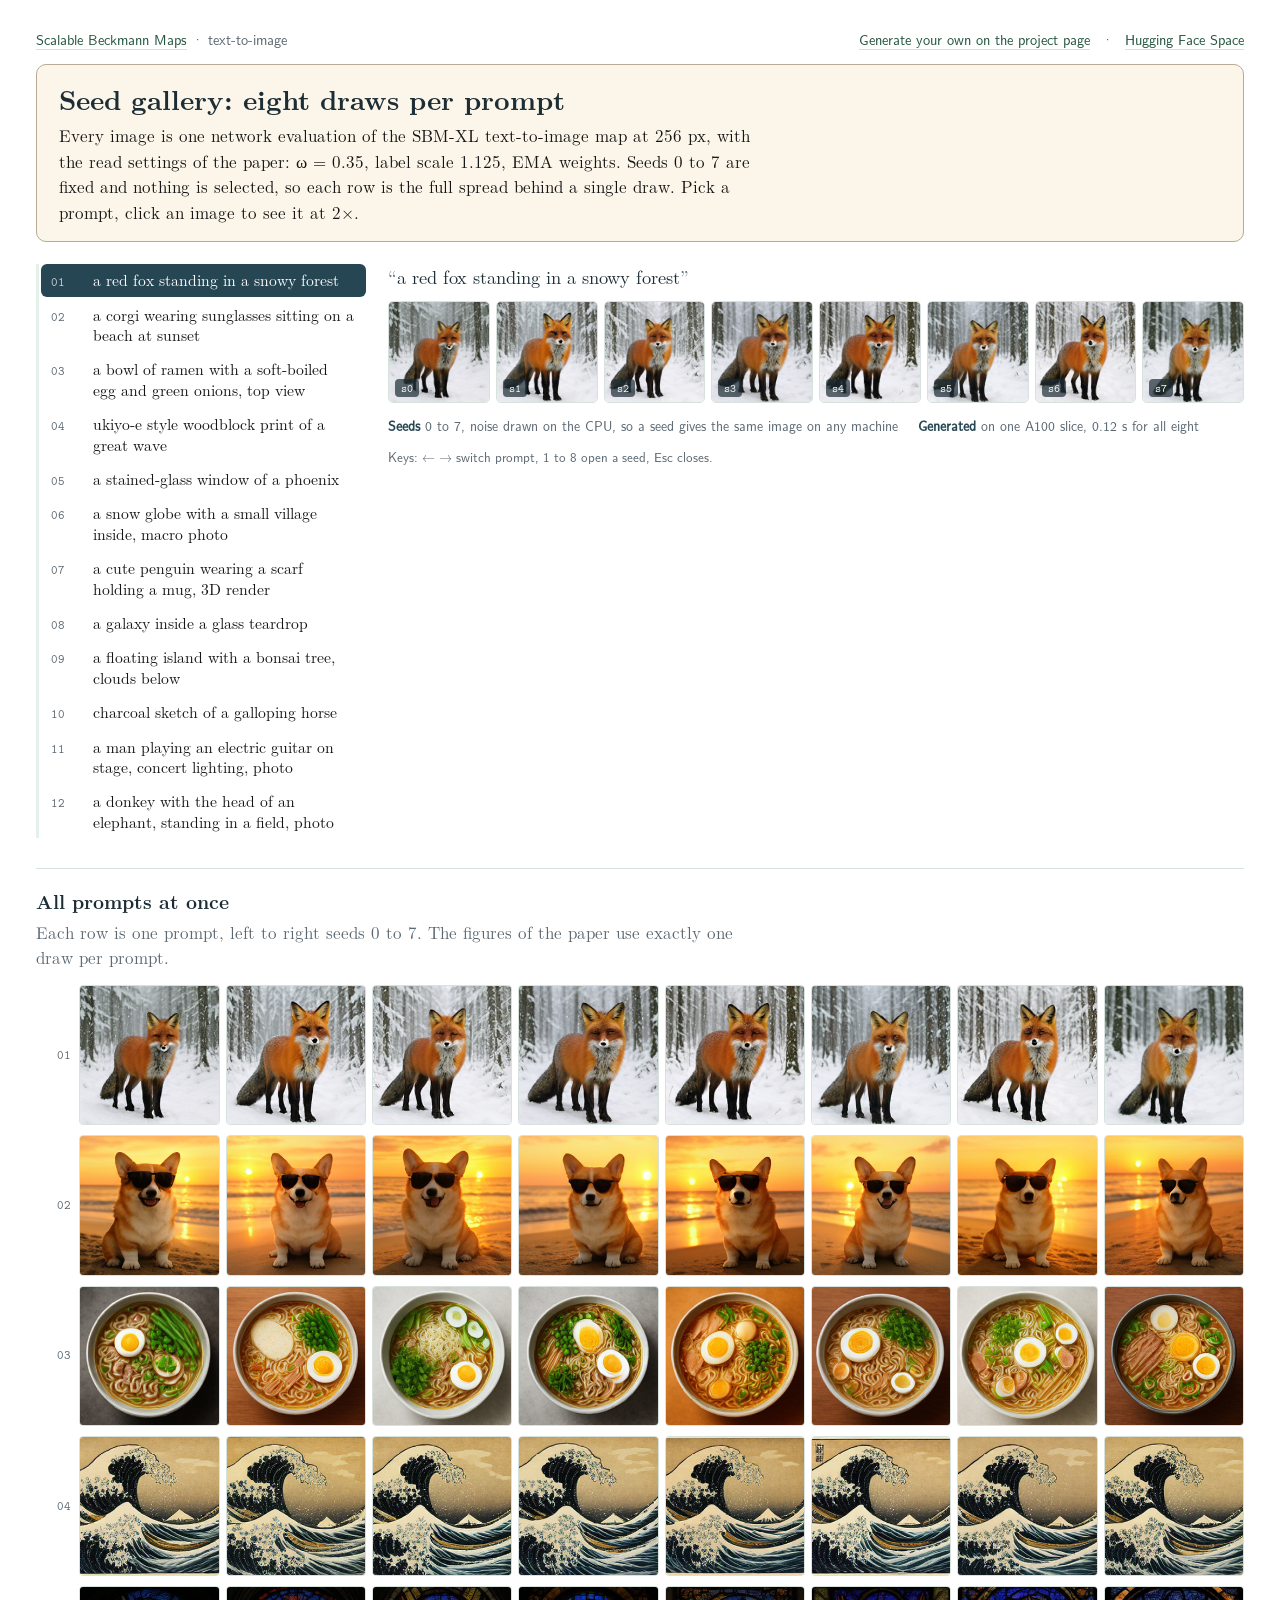
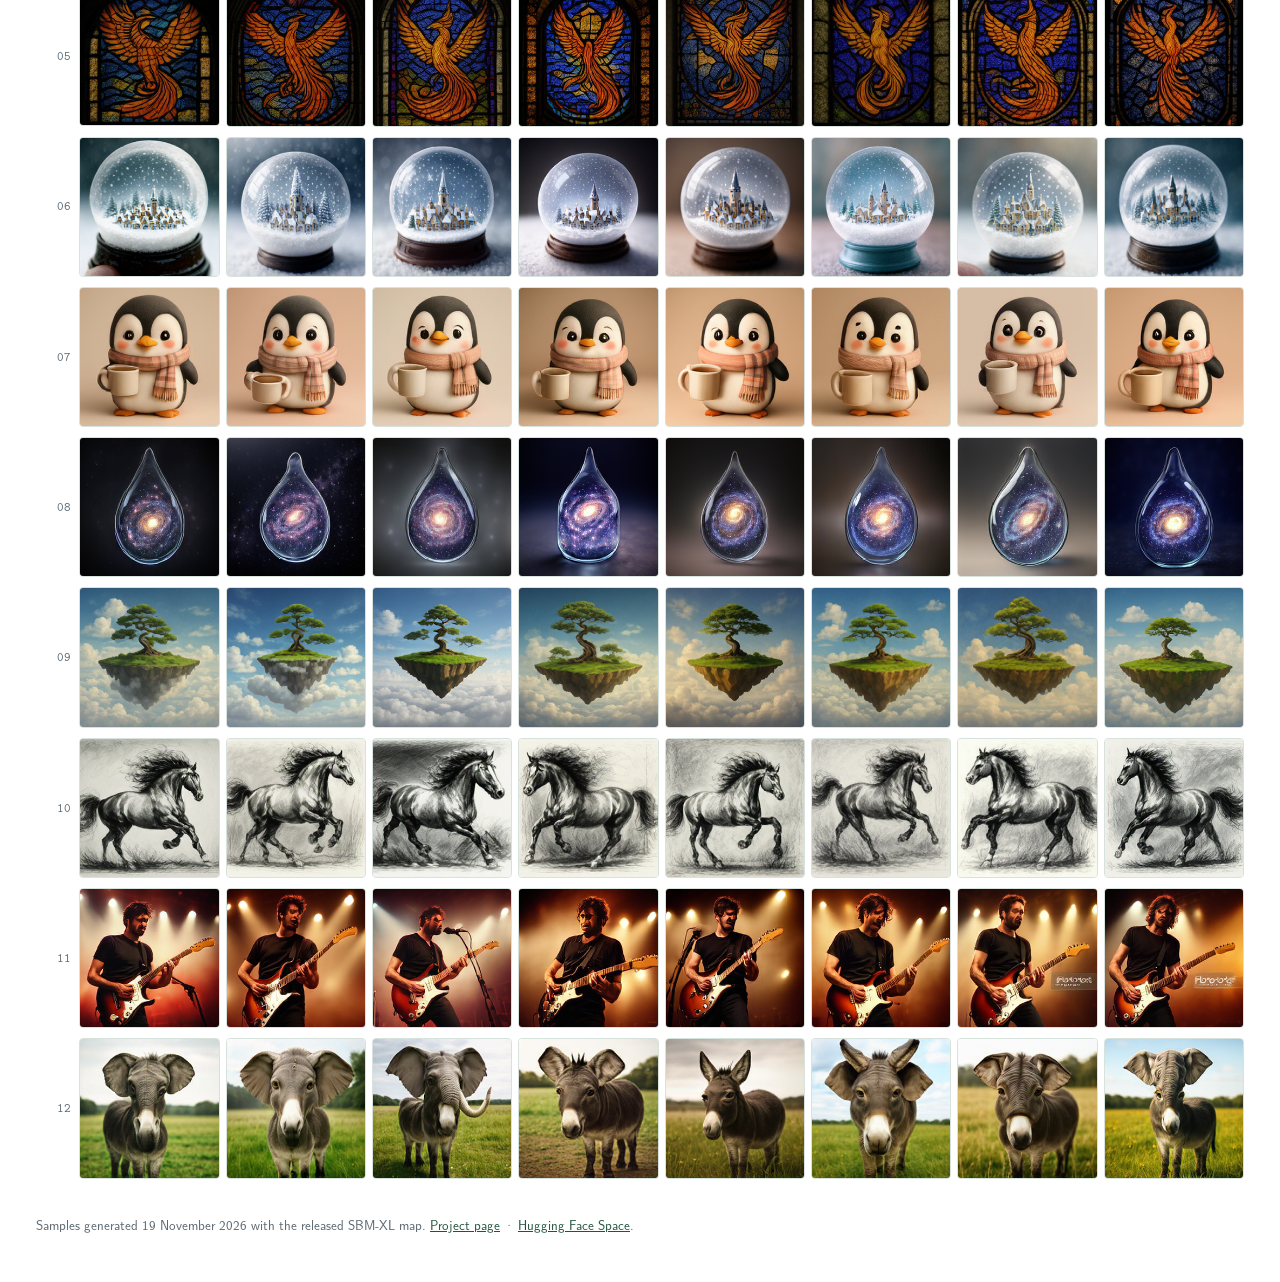
<file: projects/sbm/seeds/index.html>
<!doctype html>
<html lang="en">
<head>
<meta charset="utf-8">
<meta name="viewport" content="width=device-width, initial-scale=1">
<title>SBM seed gallery</title>
<link rel="icon" href="/favicon.ico" sizes="32x32">
<link rel="icon" href="/ulrik-unneberg-vv-logo-verdigris/favicon.svg" type="image/svg+xml">
<link rel="apple-touch-icon" href="/ulrik-unneberg-vv-logo-verdigris/apple-touch-icon.png">
<meta name="description" content="Eight fixed seeds per prompt from the SBM-XL text-to-image map, one network evaluation per image, no selection.">
<style>
/* Scalable Beckmann Maps, seed gallery: the project page's type and palette (Latin Modern, white page, cream boxes,
   slate headings, sage accent), on a wider column so eight 256 px images fit side by side. */
@font-face { font-family: "Latin Modern Roman"; src: url(fonts/lmroman10-regular.woff) format("woff"); font-weight: 400; font-style: normal; font-display: swap; }
@font-face { font-family: "Latin Modern Roman"; src: url(fonts/lmroman10-bold.woff) format("woff"); font-weight: 700; font-style: normal; font-display: swap; }
@font-face { font-family: "Latin Modern Roman"; src: url(fonts/lmroman10-italic.woff) format("woff"); font-weight: 400; font-style: italic; font-display: swap; }
@font-face { font-family: "Latin Modern Sans"; src: url(fonts/lmsans10-regular.woff) format("woff"); font-weight: 400; font-style: normal; font-display: swap; }
@font-face { font-family: "Latin Modern Mono"; src: url(fonts/lmmono10-regular.woff) format("woff"); font-weight: 400; font-style: normal; font-display: swap; }
:root {
  --bg: #ffffff; --text: #141414; --slate: #1d2d35; --juniper: #264653; --green: #22543d; --sage: #1b8a6b;
  --box: #fbf6e9; --box-frame: #b8aa95; --line: #d8e2dc; --rowhl: #e3f1ea; --muted: #5a6670;
  --rm: "Latin Modern Roman", "CMU Serif", "Times New Roman", Times, serif;
  --sf: "Latin Modern Sans", "CMU Sans Serif", Helvetica, Arial, sans-serif;
  --tt: "Latin Modern Mono", Menlo, Consolas, monospace;
}
* { margin: 0; padding: 0; box-sizing: border-box; }
html { color-scheme: light; }
body { background: var(--bg); color: var(--text); font: 17px/1.5 var(--rm); }
.wrap { max-width: 1240px; margin: 0 auto; padding: 28px max(16px, env(safe-area-inset-left, 0px)) 48px max(16px, env(safe-area-inset-right, 0px)); }
.top { display: flex; flex-wrap: wrap; justify-content: space-between; align-items: baseline; gap: 6px 18px; font-family: var(--sf); font-size: 0.9rem; color: var(--muted); margin-bottom: 14px; }
.top a { color: var(--green); text-decoration: none; border-bottom: 1px solid var(--line); }
.top a:hover { border-bottom-color: var(--green); }
.titlebox { background: var(--box); border: 1px solid var(--box-frame); border-radius: 10px; padding: 18px 22px 16px; margin-bottom: 22px; }
h1 { font-family: var(--rm); font-weight: 700; color: var(--slate); font-size: 1.7rem; line-height: 1.2; margin-bottom: 8px; text-wrap: balance; }
.titlebox p { max-width: 78ch; }
.lab { font-family: var(--sf); font-weight: 700; color: var(--juniper); font-size: 0.85rem; letter-spacing: 0.02em; }
.layout { display: grid; grid-template-columns: 330px minmax(0, 1fr); gap: 22px; align-items: start; }
nav { display: flex; flex-direction: column; gap: 2px; min-width: 0; border-left: 3px solid var(--rowhl); padding-left: 2px; }
nav button { all: unset; cursor: pointer; display: grid; grid-template-columns: 2.2em 1fr; gap: 8px; align-items: baseline; padding: 6px 10px; border-radius: 6px; line-height: 1.3; color: var(--text); font-family: var(--rm); font-size: 0.98rem; }
nav button .n { font-family: var(--tt); font-size: 0.78rem; color: var(--muted); font-variant-numeric: tabular-nums; }
nav button:hover { background: var(--rowhl); }
nav button:focus-visible { outline: 2px solid var(--sage); outline-offset: 1px; }
nav button[aria-current="true"] { background: var(--juniper); color: #fff; }
nav button[aria-current="true"] .n { color: #fff; opacity: 0.75; }
main { min-width: 0; display: flex; flex-direction: column; gap: 12px; }
.prompt { font-size: 1.15rem; line-height: 1.35; color: var(--slate); text-wrap: balance; }
.prompt .q { color: var(--muted); }
.strip { display: grid; grid-template-columns: repeat(8, minmax(0, 1fr)); gap: 6px; }
.strip button { all: unset; cursor: zoom-in; position: relative; display: block; border-radius: 5px; overflow: hidden; background: var(--box); border: 1px solid var(--line); aspect-ratio: 1; }
.strip button:focus-visible { outline: 2px solid var(--sage); outline-offset: 2px; }
.strip img { display: block; width: 100%; height: 100%; object-fit: cover; }
.strip .s { position: absolute; left: 6px; bottom: 5px; font: 0.72rem var(--tt); padding: 1px 6px; border-radius: 4px; background: rgba(29, 45, 53, 0.7); color: #fff; }
.meta { display: flex; flex-wrap: wrap; gap: 4px 20px; color: var(--muted); font-family: var(--sf); font-size: 0.86rem; }
.meta b { color: var(--juniper); font-weight: 700; }
.hint { color: var(--muted); font-family: var(--sf); font-size: 0.82rem; }
.all { margin-top: 30px; border-top: 1px solid var(--line); padding-top: 18px; }
.all h2 { font-family: var(--rm); font-weight: 700; color: var(--slate); font-size: 1.2rem; margin-bottom: 4px; }
.all p { color: var(--muted); margin-bottom: 14px; max-width: 80ch; }
.rows { display: grid; gap: 10px; }
.row { display: grid; grid-template-columns: 2.2em repeat(8, minmax(0, 1fr)); gap: 6px; align-items: center; }
.row .n { font-family: var(--tt); font-size: 0.78rem; color: var(--muted); text-align: right; padding-right: 2px; }
.row img { display: block; width: 100%; aspect-ratio: 1; object-fit: cover; border-radius: 4px; border: 1px solid var(--line); background: var(--box); cursor: zoom-in; }
.lb { position: fixed; inset: 0; z-index: 20; display: grid; place-items: center; background: rgba(20, 24, 22, 0.82); padding: 24px; }
.lb[hidden] { display: none; }
.lb figure { display: grid; gap: 10px; max-width: min(92vw, 640px); }
.lb img { display: block; width: 100%; max-width: 512px; aspect-ratio: 1; margin: 0 auto; border-radius: 8px; background: #000; }
.lb figcaption { color: #f1efe8; font-size: 0.95rem; text-align: center; text-wrap: balance; }
.lb figcaption .m { font-family: var(--tt); font-size: 0.8rem; opacity: 0.8; display: block; margin-top: 4px; }
.lb .x { all: unset; position: absolute; top: 14px; right: 14px; cursor: pointer; color: #fff; font: 0.9rem var(--sf); padding: 6px 12px; border: 1px solid rgba(255,255,255,0.45); border-radius: 999px; }
.lb .x:focus-visible { outline: 2px solid #fff; }
footer { margin-top: 36px; color: var(--muted); font-family: var(--sf); font-size: 0.82rem; }
footer a { color: var(--green); }
@media (max-width: 1000px) {
  .layout { grid-template-columns: 1fr; }
  nav { flex-direction: row; overflow-x: auto; padding: 0 0 6px; gap: 6px; border-left: 0; }
  nav button { grid-template-columns: auto; white-space: nowrap; border: 1px solid var(--line); padding: 5px 12px; border-radius: 999px; font-size: 0.92rem; }
  nav button .n { display: none; }
  .strip { grid-template-columns: repeat(4, minmax(0, 1fr)); }
  .row { grid-template-columns: 2.2em repeat(4, minmax(0, 1fr)); }
}
@media (max-width: 520px) { .strip { grid-template-columns: repeat(2, minmax(0, 1fr)); } }
@media (prefers-reduced-motion: no-preference) { nav button, .strip button { transition: background 120ms ease; } }
</style>
</head>
<body>
<div class="wrap">
  <p class="top"><span><a href="../">Scalable Beckmann Maps</a> &middot; text-to-image</span><span><a href="../#t2i-demo">Generate your own on the project page</a> &nbsp;&middot;&nbsp; <a href="https://huggingface.co/spaces/tullebulle/sbm-t2i">Hugging Face Space</a></span></p>
  <header class="titlebox">
    <h1>Seed gallery: eight draws per prompt</h1>
    <p>Every image is one network evaluation of the SBM-XL text-to-image map at 256 px, with the read settings of the paper: &omega; = 0.35, label scale 1.125, EMA weights. Seeds 0 to 7 are fixed and nothing is selected, so each row is the full spread behind a single draw. Pick a prompt, click an image to see it at 2&times;.</p>
  </header>
  <div class="layout">
    <nav id="nav" aria-label="Prompts"></nav>
    <main>
      <p class="prompt" id="prompt"></p>
      <div class="strip" id="strip"></div>
      <p class="meta"><span><b>Seeds</b> 0 to 7, noise drawn on the CPU, so a seed gives the same image on any machine</span><span><b>Generated</b> on one A100 slice, 0.12 s for all eight</span></p>
      <p class="hint">Keys: &larr; &rarr; switch prompt, 1 to 8 open a seed, Esc closes.</p>
    </main>
  </div>
  <section class="all">
    <h2>All prompts at once</h2>
    <p>Each row is one prompt, left to right seeds 0 to 7. The figures of the paper use exactly one draw per prompt.</p>
    <div class="rows" id="rows"></div>
  </section>
  <footer>Samples generated 19 November 2026 with the released SBM-XL map. <a href="../">Project page</a> &middot; <a href="https://huggingface.co/spaces/tullebulle/sbm-t2i">Hugging Face Space</a>.</footer>
</div>
<div class="lb" id="lb" hidden role="dialog" aria-modal="true" aria-label="Enlarged image">
  <button class="x" id="lbx" type="button">Close</button>
  <figure><img id="lbimg" alt=""><figcaption id="lbcap"></figcaption></figure>
</div>
<script>
(function () {
  var PROMPTS = [
    "a red fox standing in a snowy forest",
    "a corgi wearing sunglasses sitting on a beach at sunset",
    "a bowl of ramen with a soft-boiled egg and green onions, top view",
    "ukiyo-e style woodblock print of a great wave",
    "a stained-glass window of a phoenix",
    "a snow globe with a small village inside, macro photo",
    "a cute penguin wearing a scarf holding a mug, 3D render",
    "a galaxy inside a glass teardrop",
    "a floating island with a bonsai tree, clouds below",
    "charcoal sketch of a galloping horse",
    "a man playing an electric guitar on stage, concert lighting, photo",
    "a donkey with the head of an elephant, standing in a field, photo"
  ];
  var SEEDS = 8, cur = 0;
  var nav = document.getElementById("nav"), strip = document.getElementById("strip"), promptEl = document.getElementById("prompt");
  var rows = document.getElementById("rows"), lb = document.getElementById("lb"), lbimg = document.getElementById("lbimg"), lbcap = document.getElementById("lbcap");
  function src(j, k) { return "samples/p" + j + "_s" + k + ".png"; }
  function openLb(j, k) {
    lbimg.src = src(j, k); lbimg.alt = PROMPTS[j] + ", seed " + k;
    lbcap.textContent = PROMPTS[j];
    var m = document.createElement("span"); m.className = "m"; m.textContent = "prompt " + (j + 1) + " / seed " + k + " / 256 px shown at 2×"; lbcap.appendChild(m);
    lb.hidden = false; document.getElementById("lbx").focus();
  }
  function closeLb() { lb.hidden = true; }
  function select(j) {
    cur = j; promptEl.textContent = "";
    var q = document.createElement("span"); q.className = "q"; q.textContent = "“"; promptEl.appendChild(q);
    promptEl.appendChild(document.createTextNode(PROMPTS[j]));
    var q2 = document.createElement("span"); q2.className = "q"; q2.textContent = "”"; promptEl.appendChild(q2);
    strip.innerHTML = "";
    for (var k = 0; k < SEEDS; k++) (function (k) {
      var b = document.createElement("button"); b.type = "button"; b.title = "seed " + k + ", click to enlarge";
      var im = document.createElement("img"); im.src = src(j, k); im.alt = PROMPTS[j] + ", seed " + k; im.decoding = "async";
      var s = document.createElement("span"); s.className = "s"; s.textContent = "s" + k;
      b.appendChild(im); b.appendChild(s); b.addEventListener("click", function () { openLb(j, k); }); strip.appendChild(b);
    })(k);
    var bs = nav.querySelectorAll("button"); for (var i = 0; i < bs.length; i++) bs[i].setAttribute("aria-current", i === j ? "true" : "false");
    if (history.replaceState) history.replaceState(null, "", "#p" + (j + 1));
  }
  PROMPTS.forEach(function (p, j) {
    var b = document.createElement("button"); b.type = "button";
    var n = document.createElement("span"); n.className = "n"; n.textContent = String(j + 1).padStart(2, "0");
    var t = document.createElement("span"); t.textContent = p; b.appendChild(n); b.appendChild(t);
    b.addEventListener("click", function () { select(j); }); nav.appendChild(b);
    var row = document.createElement("div"); row.className = "row";
    var rn = document.createElement("span"); rn.className = "n"; rn.textContent = String(j + 1).padStart(2, "0"); row.appendChild(rn);
    for (var k = 0; k < SEEDS; k++) (function (k) {
      var im = document.createElement("img"); im.src = src(j, k); im.alt = p + ", seed " + k; im.loading = "lazy"; im.decoding = "async";
      im.addEventListener("click", function () { openLb(j, k); }); row.appendChild(im);
    })(k);
    rows.appendChild(row);
  });
  var start = 0, h = /^#p(\d+)$/.exec(location.hash || "");
  if (h) { var v = parseInt(h[1], 10) - 1; if (v >= 0 && v < PROMPTS.length) start = v; }
  select(start);
  document.getElementById("lbx").addEventListener("click", closeLb);
  lb.addEventListener("click", function (e) { if (e.target === lb) closeLb(); });
  document.addEventListener("keydown", function (e) {
    if (e.key === "Escape") { closeLb(); return; }
    if (e.key === "ArrowRight") select((cur + 1) % PROMPTS.length);
    else if (e.key === "ArrowLeft") select((cur + PROMPTS.length - 1) % PROMPTS.length);
    else if (/^[1-8]$/.test(e.key)) openLb(cur, parseInt(e.key, 10) - 1);
  });
})();
</script>
</body>
</html>
</file>
<file: projects/sbm/css/style.css>
/* Scalable Beckmann Maps - project page, set like the paper (mfm3_preprint.cls):
   Latin Modern Roman throughout, bold slate headings, bold sans caption labels in juniper, green links,
   the cream title box with a taupe frame, cream method / result boxes with a coloured left rule.
   Layout: one text column of the paper's proportions, white page. */

@font-face { font-family: "Latin Modern Roman"; src: url(../assets/fonts/lmroman10-regular.woff) format("woff"); font-weight: 400; font-style: normal; font-display: swap; }
@font-face { font-family: "Latin Modern Roman"; src: url(../assets/fonts/lmroman10-bold.woff) format("woff"); font-weight: 700; font-style: normal; font-display: swap; }
@font-face { font-family: "Latin Modern Roman"; src: url(../assets/fonts/lmroman10-italic.woff) format("woff"); font-weight: 400; font-style: italic; font-display: swap; }
@font-face { font-family: "Latin Modern Roman"; src: url(../assets/fonts/lmroman10-bolditalic.woff) format("woff"); font-weight: 700; font-style: italic; font-display: swap; }
@font-face { font-family: "Latin Modern Roman Display"; src: url(../assets/fonts/lmroman12-bold.woff) format("woff"); font-weight: 700; font-style: normal; font-display: swap; }
@font-face { font-family: "Latin Modern Sans"; src: url(../assets/fonts/lmsans10-regular.woff) format("woff"); font-weight: 400; font-style: normal; font-display: swap; }
@font-face { font-family: "Latin Modern Sans"; src: url(../assets/fonts/lmsans10-bold.woff) format("woff"); font-weight: 700; font-style: normal; font-display: swap; }
@font-face { font-family: "Latin Modern Sans"; src: url(../assets/fonts/lmsans10-boldoblique.woff) format("woff"); font-weight: 700; font-style: italic; font-display: swap; }
@font-face { font-family: "Latin Modern Mono"; src: url(../assets/fonts/lmmono10-regular.woff) format("woff"); font-weight: 400; font-style: normal; font-display: swap; }

:root {
    --bg: #ffffff;
    --text: #141414;
    --slate: #1d2d35;        /* headings, title, authors (slatetext) */
    --juniper: #264653;      /* caption labels, "Abstract.", buttons (juniper) */
    --juniper-30: rgba(38, 70, 83, 0.3);
    --green: #22543d;        /* links (accentgreen) */
    --sage: #1b8a6b;         /* ours in the figures */
    --box: #fbf6e9;          /* theoremfill: title box, method and result boxes */
    --box-frame: #b8aa95;    /* figureframe */
    --bone: #f7f3e9;         /* bonebg: code and BibTeX */
    --line: #d8e2dc;         /* linecolor */
    --rule-method: #a5bfa0;
    --rule-result: #d7c699;
    --rowhl: #e3f1ea;        /* highlighted table rows */
    --muted: #5a6670;

    --rm: "Latin Modern Roman", "Latin Modern", "CMU Serif", "Computer Modern", "Times New Roman", Times, serif;
    --rm-display: "Latin Modern Roman Display", "Latin Modern Roman", "CMU Serif", "Times New Roman", Times, serif;
    --sf: "Latin Modern Sans", "CMU Sans Serif", Helvetica, Arial, sans-serif;
    --tt: "Latin Modern Mono", "CMU Typewriter Text", Menlo, Consolas, "Liberation Mono", monospace;
}

* { margin: 0; padding: 0; box-sizing: border-box; }

html { -webkit-text-size-adjust: 100%; }

body {
    font-family: var(--rm);
    font-size: 18px;
    line-height: 1.5;
    color: var(--text);
    background: var(--bg);
}

img { max-width: 100%; height: auto; display: block; }

a { color: var(--green); text-decoration: none; }
a:hover { text-decoration: underline; }

sup { line-height: 0; font-size: 0.7em; }

.page {
    max-width: 1000px;
    margin: 0 auto;
    padding-left: max(20px, env(safe-area-inset-left, 0px));
    padding-right: max(20px, env(safe-area-inset-right, 0px));
    padding-block: 36px 48px;
}

p { margin-bottom: 0.75rem; text-align: justify; hyphens: auto; -webkit-hyphens: auto; }

h1, h2, h3 { color: var(--slate); font-weight: 700; line-height: 1.25; text-wrap: balance; }

h2 {
    font-size: 1.5rem;
    margin: 2.6rem 0 0.9rem;
}

h3 {
    font-size: 1.2rem;
    margin: 1.6rem 0 0.6rem;
}

.lead { font-weight: 700; color: var(--slate); }
.lead.sf { font-family: var(--sf); }

b, strong { font-family: var(--sf); font-weight: 700; }   /* the paper's \textbf is bold sans */

/* Title box (the class's rounded title and abstract panel) */
.titlebox {
    background: var(--box);
    border: 1px solid var(--box-frame);
    border-radius: 11px;
    padding: 28px 30px 22px;
    text-align: center;
}

.titlebox h1 {
    font-family: var(--rm-display);
    font-size: 2.05rem;
    line-height: 1.3;
    margin-bottom: 0.9rem;
}

.titlebox .authors {
    font-size: 1.2rem;
    font-weight: 700;
    line-height: 1.5;
    text-align: center;
    margin-bottom: 0.35rem;
}

.titlebox .authors sup { font-weight: 400; }
.titlebox .authors .row { display: block; }   /* two rows of four names */

.titlebox .affil {
    font-size: 0.92rem;
    font-style: italic;
    text-align: center;
    margin-bottom: 0.1rem;
}

.titlebox .contrib {
    font-size: 0.88rem;
    text-align: center;
    margin-bottom: 0.3rem;
}

.titlebox .rule {
    width: 60%;
    height: 1px;
    background: var(--juniper-30);
    margin: 0.7rem auto 0.8rem;
}

.titlebox .abstract {
    font-size: 0.95rem;
    line-height: 1.45;
    text-align: justify;
    margin-bottom: 0.9rem;
}

.titlebox .abstract .lead { color: var(--juniper); font-family: var(--rm); }

.links {
    display: flex;
    gap: 10px;
    justify-content: center;
    flex-wrap: wrap;
}

.btn {
    display: inline-flex;
    align-items: center;
    padding: 7px 18px;
    font-family: var(--sf);
    font-weight: 700;
    font-size: 0.85rem;
    line-height: 1.2;
    color: #fff;
    background: var(--juniper);
    border: 1px solid var(--juniper);
    border-radius: 999px;
    text-decoration: none;
}

.btn:hover { background: var(--slate); border-color: var(--slate); text-decoration: none; }
.btn:focus-visible { outline: 2px solid var(--sage); outline-offset: 2px; }
.btn-outline { background: transparent; color: var(--juniper); }
.btn-outline:hover { background: rgba(38, 70, 83, 0.08); color: var(--juniper); }
.btn[aria-disabled="true"] { cursor: default; }

.links-note {
    text-align: center;
    font-size: 0.85rem;
    font-style: italic;
    color: var(--muted);
    margin: 0.6rem 0 0;
}

/* Headline numbers: one cream figure box */
.figbox {
    background: var(--box);
    border: 1px solid var(--box-frame);
    border-radius: 11px;
    padding: 16px 20px;
    margin-top: 1.4rem;
}

.numbers {
    display: grid;
    grid-template-columns: repeat(4, 1fr);
    gap: 12px 20px;
}

@media (max-width: 900px) { .numbers { grid-template-columns: repeat(2, 1fr); gap: 20px 20px; } }
@media (max-width: 520px) { .numbers { grid-template-columns: 1fr; } }

.number { text-align: center; min-width: 0; }

.number .metric {
    font-size: 1.9rem;
    font-weight: 700;
    color: var(--juniper);
    line-height: 1.15;
    font-variant-numeric: tabular-nums;
}

.number .label { font-size: 0.95rem; margin-top: 4px; }
.number .detail { font-size: 0.85rem; font-style: italic; color: var(--muted); }

/* Contributions-style list */
ol.contrib { padding-left: 1.5rem; margin-bottom: 0.5rem; }
ol.contrib li { margin-bottom: 0.55rem; text-align: justify; hyphens: auto; padding-left: 0.2rem; }

/* Animated Figure 1 */
.anim { margin: 1rem 0 0.6rem; }
.anim-panels { display: grid; grid-template-columns: 1fr 1fr; gap: 16px; }
@media (max-width: 700px) { .anim-panels { grid-template-columns: 1fr; } }
.anim-panels.three { grid-template-columns: repeat(3, 1fr); gap: 14px; }
@media (max-width: 760px) { .anim-panels.three { grid-template-columns: 1fr; } }
.anim-panel { min-width: 0; }
.anim-title { font-weight: 700; color: var(--slate); text-align: center; font-size: 1.05rem; margin-bottom: 6px; }
.three .anim-title { font-size: 0.95rem; line-height: 1.3; min-height: 2.6em; display: flex; align-items: flex-start; justify-content: center; }  /* 4 Nov: top-aligned, so a one-line title (EqM at kappa > 0) sits level with the first line of the two-line ones */
.anim-stage { position: relative; width: 100%; aspect-ratio: 26 / 22; background: var(--box); touch-action: none; }
.anim-stage.square { aspect-ratio: 1; }
.anim-read .chip { display: inline-block; width: 9px; height: 9px; border-radius: 50%; margin: 0 2px 0 6px; vertical-align: 0; }
.anim-stage canvas { position: absolute; inset: 0; width: 100%; height: 100%; display: block; }
.anim-read { font-size: 0.85rem; font-style: italic; color: var(--muted); text-align: center; margin-top: 5px; min-height: 1.3em; font-variant-numeric: tabular-nums; }
.anim-controls { display: flex; flex-wrap: wrap; align-items: center; gap: 10px 18px; margin-top: 12px; font-size: 0.92rem; }
.anim-controls label { font-style: italic; }
.anim-controls input[type="range"] { width: 180px; accent-color: var(--juniper); }
.anim-legend { display: flex; flex-wrap: wrap; gap: 6px 14px; font-size: 0.85rem; font-style: italic; margin-left: auto; }
.anim-legend span { display: inline-flex; align-items: center; gap: 6px; white-space: nowrap; }
.anim-legend .sw { display: inline-block; width: 10px; height: 10px; border-radius: 50%; }
.anim-legend .ln { display: inline-block; width: 18px; height: 0; border-top: 2px solid; }
.anim-legend .ln.dashed { border-top-style: dashed; }
.anim-legend .ln.dotted { border-top-style: dotted; border-top-width: 2.5px; }
.anim-legend .sw.energy { border-radius: 2px; background: linear-gradient(90deg, #264653, #1B8A6B, #9DBBA7, #E8D9B5, #FBF6E9); width: 22px; }
.anim-legend .sw.hatch { border-radius: 2px; border: 1px solid #1B8A6B; background: repeating-linear-gradient(135deg, rgba(27,138,107,0.55) 0 1.5px, #FBF6E9 1.5px 4px); }
.anim-stage.static { background: var(--box); overflow: hidden; }
.anim-stage.static img { position: absolute; inset: 0; width: 100%; height: 100%; display: block; }
.anim-read b { font-family: var(--sf); font-weight: 700; color: var(--slate); }

/* Figures and captions */
.fig { margin: 1.3rem 0 1.5rem; }
.fig img { width: 100%; }
.fig.medium { max-width: 760px; margin-left: auto; margin-right: auto; }

.cap {
    font-size: 0.9rem;
    font-style: italic;
    line-height: 1.45;
    text-align: justify;
    hyphens: auto;
    margin: 0.7rem 0 0;
}

.cap.above { margin: 0 0 0.6rem; }

.cap .lab {
    font-family: var(--sf);
    font-weight: 700;
    font-style: normal;
    color: var(--juniper);
    margin-right: 0.35em;
}

.cap b { font-family: var(--sf); font-weight: 700; color: var(--slate); }

/* Method */
.steps {
    display: grid;
    grid-template-columns: repeat(3, 1fr);
    gap: 24px;
    margin: 1.2rem 0 0.4rem;
}

@media (max-width: 760px) { .steps { grid-template-columns: 1fr; gap: 10px; } }

.steps > div { min-width: 0; border-top: 1px solid var(--line); padding-top: 10px; }
.steps p { font-size: 0.95rem; text-align: left; hyphens: manual; margin: 0; }

.box {
    background: var(--box);
    border-left: 5px solid var(--rule-method);
    padding: 12px 16px 10px;
    margin: 1.2rem 0 1.3rem;
}

.box.result { border-left-color: var(--rule-result); }
.box p:last-child { margin-bottom: 0; }

.eq {
    display: block;
    margin: 10px auto 12px;
    width: auto;
    max-width: 100%;
    height: 2.1em;
}

.eq.tall { height: 3.3em; }

.eq-row { display: flex; flex-direction: column; gap: 2px; align-items: center; }

@media (max-width: 640px) {
    .eq { height: auto; width: 100%; max-width: 560px; }
}

.sage { color: var(--sage); }

/* Algorithm, ruled like algorithm2e */
.algo {
    border-top: 1.5px solid var(--slate);
    border-bottom: 1.5px solid var(--slate);
    margin: 1.4rem 0 0.4rem;
}

.algo-head {
    font-family: var(--sf);
    font-weight: 700;
    font-size: 0.95rem;
    padding: 6px 10px;
    border-bottom: 0.8px solid var(--slate);
}

.algo-head span { font-family: var(--rm); font-weight: 400; font-style: italic; }

.algo pre {
    font-family: var(--tt);
    font-size: 0.86rem;
    line-height: 1.5;
    padding: 10px 10px 12px;
    overflow-x: auto;
}

/* Tables, booktabs style */
.table-wrap { overflow-x: auto; }

table.results {
    width: 100%;
    border-collapse: collapse;
    font-size: 0.9rem;
    font-variant-numeric: tabular-nums;
    border-top: 1.5px solid var(--slate);
    border-bottom: 1.5px solid var(--slate);
}

table.results th, table.results td {
    padding: 3px 8px;
    text-align: left;
    white-space: nowrap;
    vertical-align: baseline;
}

table.results th { font-weight: 400; border-bottom: 0.8px solid var(--slate); padding-bottom: 5px; }
table.results td.num, table.results th.num { text-align: right; }
table.results tr.group td { font-style: italic; padding-top: 8px; }
table.results tr.ours td { background: var(--rowhl); font-family: var(--sf); font-weight: 700; }
table.results td.dash { color: var(--muted); }

.two-tables {
    display: grid;
    grid-template-columns: 1fr 1fr;
    gap: 28px;
    margin: 0.6rem 0 0.4rem;
}

@media (max-width: 900px) { .two-tables { grid-template-columns: 1fr; } }

.two-tables > div { min-width: 0; }

/* Samples */
.sample-grid {
    display: grid;
    grid-template-columns: repeat(6, 1fr);
    gap: 8px;
    margin: 1rem 0 0.4rem;
}

@media (max-width: 900px) { .sample-grid { grid-template-columns: repeat(4, 1fr); } }
@media (max-width: 520px) { .sample-grid { grid-template-columns: repeat(3, 1fr); } }

.sample-grid figure { margin: 0; min-width: 0; }
.sample-grid img { width: 100%; aspect-ratio: 1; object-fit: cover; }
.sample-grid figcaption { font-size: 0.82rem; font-style: italic; text-align: center; margin-top: 3px; }

/* Resources */
.resources {
    display: grid;
    grid-template-columns: repeat(3, 1fr);
    gap: 24px;
    margin-top: 1rem;
}

@media (max-width: 760px) { .resources { grid-template-columns: 1fr; gap: 12px; } }

.resources > div { min-width: 0; border-top: 1px solid var(--line); padding-top: 10px; }
.resources p { font-size: 0.95rem; text-align: left; hyphens: manual; margin: 0.2rem 0 0.7rem; }
.resources .links { justify-content: flex-start; }

/* BibTeX */
pre.bib {
    font-family: var(--tt);
    font-size: 0.85rem;
    line-height: 1.5;
    background: var(--bone);
    border: 1px solid var(--line);
    padding: 14px 18px;
    overflow-x: auto;
    margin-top: 0.8rem;
}

footer {
    margin-top: 3rem;
    padding-top: 14px;
    border-top: 1px solid var(--line);
    font-size: 0.88rem;
    text-align: center;
    color: var(--muted);
}

footer p { text-align: center; margin: 0; }

@media (max-width: 640px) {
    body { font-size: 17px; }
    .page { padding-block: 20px 36px; }
    .titlebox { padding: 20px 16px 16px; }
    .titlebox h1 { font-size: 1.55rem; }
    .titlebox .authors { font-size: 1.02rem; }
    h2 { font-size: 1.32rem; margin-top: 2rem; }
    p, ol.contrib li, .cap, .titlebox .abstract { text-align: left; hyphens: manual; }
}

@media (prefers-reduced-motion: reduce) { * { transition: none !important; } }

/* live demo */
.demo { margin: 1rem 0 1.5rem; background: var(--box); border: 1px solid var(--box-frame); border-radius: 11px; padding: 14px 16px 12px; }
.demo-form { display: grid; gap: 10px; }
.demo-prompt { display: grid; gap: 4px; }
.demo textarea, .demo input { font: 1rem/1.4 var(--rm); color: var(--text); background: #fff; border: 1px solid var(--box-frame); border-radius: 7px; padding: 8px 10px; width: 100%; }
.demo textarea { resize: vertical; min-height: 2.8em; }
.demo textarea:focus-visible, .demo input:focus-visible { outline: 2px solid var(--sage); outline-offset: 1px; }
.demo-controls { display: flex; flex-wrap: wrap; align-items: end; gap: 10px 14px; }
.demo-seed { display: grid; gap: 4px; width: 11em; }
button.btn { font-family: var(--sf); cursor: pointer; }
button.btn:disabled { opacity: 0.6; cursor: progress; }
.demo-status { font-family: var(--sf); font-size: 0.86rem; color: var(--muted); align-self: center; min-width: 0; }
.demo-status.err { color: #8a2a2a; }
.demo-examples { display: flex; flex-wrap: wrap; gap: 6px; margin: 10px 0 2px; }
.demo-examples button { font: 0.84rem var(--sf); color: var(--juniper); background: #fff; border: 1px solid var(--line); border-radius: 999px; padding: 3px 10px; cursor: pointer; }
.demo-examples button:hover { background: var(--rowhl); }
.demo-examples button:focus-visible { outline: 2px solid var(--sage); outline-offset: 1px; }
.demo-strip { display: grid; grid-template-columns: repeat(8, minmax(0, 1fr)); gap: 5px; margin-top: 10px; }
.demo-strip a { display: block; aspect-ratio: 1; background: #fff; border: 1px solid var(--line); border-radius: 5px; overflow: hidden; }
.demo-strip img { display: block; width: 100%; height: 100%; object-fit: cover; }
.demo-strip.busy img { opacity: 0.45; }
@media (prefers-reduced-motion: no-preference) { .demo-strip img { transition: opacity 200ms ease; } }
@media (max-width: 760px) { .demo-strip { grid-template-columns: repeat(4, minmax(0, 1fr)); } .demo-seed { width: 8em; } }

/* ---- lighter page (19 Nov 2026): eyebrows, tagline, reveal on scroll, progress bar, folded detail ---- */
h2 { font-size: 1.75rem; margin: 0.2rem 0 0.8rem; letter-spacing: -0.01em; text-wrap: balance; }
.block { margin-top: 3.6rem; }
.block + .block { padding-top: 0; }
.eyebrow { font-family: var(--sf); font-weight: 700; font-size: 0.78rem; letter-spacing: 0.12em; text-transform: uppercase; color: var(--juniper); margin: 0 0 0.3rem; }
.prose { text-align: justify; hyphens: auto; -webkit-hyphens: auto; margin-bottom: 1rem; }   /* same measure and setting as the abstract and the captions */
.titlebox .tagline { text-align: center; font-size: 1.12rem; color: var(--juniper); font-style: italic; margin: 0.15rem auto 0.9rem; max-width: 76ch; text-wrap: balance; }
.titlebox .links { margin-top: 1.1rem; }
.numbers { margin-top: 0; }
.number .metric { font-size: 2.25rem; white-space: nowrap; }
.scroll-cue { text-align: center; font-family: var(--sf); font-size: 0.8rem; letter-spacing: 0.1em; text-transform: uppercase; color: var(--muted); margin: 1.2rem 0 0; }
.scroll-cue::after { content: ""; display: block; width: 1px; height: 26px; margin: 8px auto 0; background: linear-gradient(var(--muted), transparent); }
.abstract.prose { max-width: none; text-align: justify; hyphens: auto; }
.fig.teaser { margin-top: 0.4rem; }
.two-figs { display: grid; grid-template-columns: 1fr 1fr; gap: 0 28px; align-items: start; }
@media (max-width: 820px) { .two-figs { grid-template-columns: 1fr; } }
details.more { margin: 0.6rem 0 0; border-top: 1px solid var(--line); padding-top: 0.5rem; }
details.more summary { cursor: pointer; font-family: var(--sf); font-weight: 700; font-size: 0.86rem; color: var(--juniper); list-style: none; display: inline-flex; align-items: center; gap: 8px; padding: 4px 0; }
details.more summary::-webkit-details-marker { display: none; }
details.more summary::before { content: "+"; display: inline-grid; place-items: center; width: 18px; height: 18px; border: 1px solid var(--juniper); border-radius: 50%; font-size: 0.9rem; line-height: 1; }
details.more[open] summary::before { content: "\2013"; }
details.more summary:focus-visible { outline: 2px solid var(--sage); outline-offset: 2px; border-radius: 4px; }
details.more > *:not(summary) { margin-top: 0.7rem; }
details.more .cap { text-align: justify; hyphens: auto; -webkit-hyphens: auto; }
.progress { position: fixed; top: 0; left: 0; right: 0; height: 3px; background: var(--sage); transform: scaleX(0); transform-origin: 0 50%; z-index: 30; pointer-events: none; }
@media (prefers-reduced-motion: no-preference) {
  .reveal { opacity: 0; transform: translateY(14px); transition: opacity 600ms ease, transform 600ms ease; }
  .reveal.in { opacity: 1; transform: none; }
}
#cite .bib { margin-top: 0.4rem; }

/* looping world-model rollouts (animated WebP) */
.loops { display: grid; grid-template-columns: 1fr 1fr; gap: 0.4rem 24px; align-items: start; margin-top: 0.6rem; }
.loops .loop { margin: 0.4rem 0 0.8rem; min-width: 0; }
.loops .loop.wide { grid-column: 1 / -1; }
.loops .loop img { display: block; width: 100%; max-width: 804px; margin: 0 auto; border: 1px solid var(--line); border-radius: 6px; background: #fff; }
.loops .loop .cap { margin-top: 0.45rem; }
@media (max-width: 760px) { .loops { grid-template-columns: 1fr; } }

/* Tutorial page (projects/sbm/tutorial/) */
.eqn { margin: 0.8rem 0 1.0rem; overflow-x: auto; overflow-y: hidden; }
.eqn .katex-display { margin: 0.3rem 0; }
.katex { font-size: 1.04em; }
.prose .katex { white-space: nowrap; }
.titlebox .tagline.tut { max-width: 62ch; }
.titlebox .eyebrow { margin-bottom: 0.2rem; }
.seg { display: inline-flex; gap: 4px; flex-wrap: wrap; }
.seg button { font: inherit; font-size: 0.88rem; padding: 3px 11px; border: 1px solid var(--line); background: #fff; color: var(--slate); cursor: pointer; border-radius: 3px; }
.seg button:hover { border-color: var(--juniper); }
.seg button.on { background: var(--juniper); color: #fff; border-color: var(--juniper); }
.anim-legend span { white-space: normal; }
.anim-legend { line-height: 1.35; }
.resources .lead { margin-bottom: 0.2rem; }

/* overview video above the abstract (24 Nov 2026) */
.headline-video { margin: 0; }
.headline-video video { display: block; width: 100%; height: auto; aspect-ratio: 16 / 9; background: var(--box); border: 1px solid var(--line); border-radius: 8px; }
#overview { margin-top: 2.4rem; }
</file>
<file: projects/multimfm/css/style.css>
/* multiMFM project page. Everything shared with the SBM page (Latin Modern, title box, headline numbers, eyebrows,
   captions, tables, the .anim frame) comes from ../sbm/css/style.css; this file only adds what is particular here:
   the crimson the paper's figures use for the steered samples, and the stage of the animated Figure 2. */

:root {
    --steer: #a01228;        /* steered samples in the paper's figures */
    --gold: #dca51f;         /* reward gradient */
}

sub { line-height: 0; }      /* subscripts in running text do not open up the line */

/* figures open at full size */
.fig a { display: block; }
.fig.toy { margin-top: 2rem; }

/* headline numbers: the widest tile is "1.17 -> 0.15" */
@media (max-width: 1000px) and (min-width: 901px) { .number .metric { font-size: 2rem; } }

/* animated Figure 2: one stage, two linked views */
.anim-stage.steer { aspect-ratio: 2.1 / 1; }
.steer-heads { display: grid; grid-template-columns: 61.5% 38.5%; }
.steer-heads .anim-title { font-size: 0.95rem; line-height: 1.3; }
.steer-cap { display: none; position: absolute; left: 10px; font-weight: 700; color: var(--slate); font-size: 0.9rem; line-height: 1.2; pointer-events: none; }
.steer-cap.top { top: 8px; }
.steer-cap.bottom { top: calc(100% * 0.70 / 1.62 + 8px); left: auto; right: 10px; }

.steer-pick { display: inline-flex; align-items: center; gap: 8px; }
.steer-pick .lab { font-style: italic; }
.steer-pick .seg button { font-family: var(--rm); font-size: 0.95rem; padding: 2px 12px 3px; border-radius: 999px; }
.steer-pick .seg button.on { background: var(--steer); border-color: var(--steer); }
.steer-pick .seg button:focus-visible { outline: 2px solid var(--sage); outline-offset: 2px; }
#steer-anim input[type="range"] { accent-color: var(--steer); width: 150px; }
#steer-anim .anim-read { font-size: 0.92rem; margin-top: 7px; }
#steer-anim .anim-legend { margin-left: 0; width: 100%; }
#steer-anim .anim-legend b { font-family: var(--rm); }
#steer-anim .anim-legend span span { display: inline; }     /* running text with maths in it: no flex gaps between the pieces */
#steer-anim .anim-legend em { font-style: italic; }
.anim-legend .ln.thick { border-top-width: 3px; }
.anim-legend .ln.thin { border-top-width: 1.3px; }
#steer-anim noscript img { width: 100%; margin-top: 10px; }

@media (max-width: 640px) {
    .anim-stage.steer { aspect-ratio: 1 / 1.62; }
    .steer-heads { display: none; }
    .steer-cap { display: block; }
    #steer-anim input[type="range"] { width: 130px; }
    #steer-anim .anim-read { min-height: 2.9em; }
}

/* a little air between one table and the next caption */
details.more .table-wrap + .cap.above, details.more .table-wrap + .two-tables, details.more .two-tables + .cap { margin-top: 1.5rem; }

/* long tables scroll inside their own box on narrow screens */
table.results sub { font-size: 0.75em; }
pre.bib { white-space: pre-wrap; overflow-wrap: anywhere; }

/* the coloured-particle toy: two square panels side by side, stacked on a phone */
.anim.toy { margin-top: 2rem; }
.anim-stage.flag { aspect-ratio: 2.15 / 1; }
.flag-heads { display: grid; grid-template-columns: 1fr 1fr; }
.flag-heads .anim-title { font-size: 0.95rem; line-height: 1.3; }
#flag-anim .anim-read { font-size: 0.92rem; margin-top: 7px; }
#flag-anim input[type="range"] { accent-color: var(--steer); width: 150px; }
#flag-anim .seg button { font-size: 0.92rem; padding: 2px 12px 3px; border-radius: 999px; }
#flag-anim .seg button.on { background: var(--steer); border-color: var(--steer); }
#flag-anim .seg button:focus-visible { outline: 2px solid var(--sage); outline-offset: 2px; }
#flag-anim .cap { margin-top: 1rem; }
#flag-anim noscript img { width: 100%; margin-top: 10px; }
.flag-cap { display: none; position: absolute; left: 10px; font-weight: 700; color: var(--slate); font-size: 0.9rem; line-height: 1.2; pointer-events: none; }
.flag-cap.top { top: 6px; }
.flag-cap.bottom { top: calc(50% + 4px); }
@media (max-width: 640px) {
    .anim-stage.flag { aspect-ratio: 1 / 1.95; }
    .flag-heads { display: none; }
    .flag-cap { display: block; }
    #flag-anim input[type="range"] { width: 130px; }
    #flag-anim .anim-read { min-height: 2.9em; }
}
</file>
